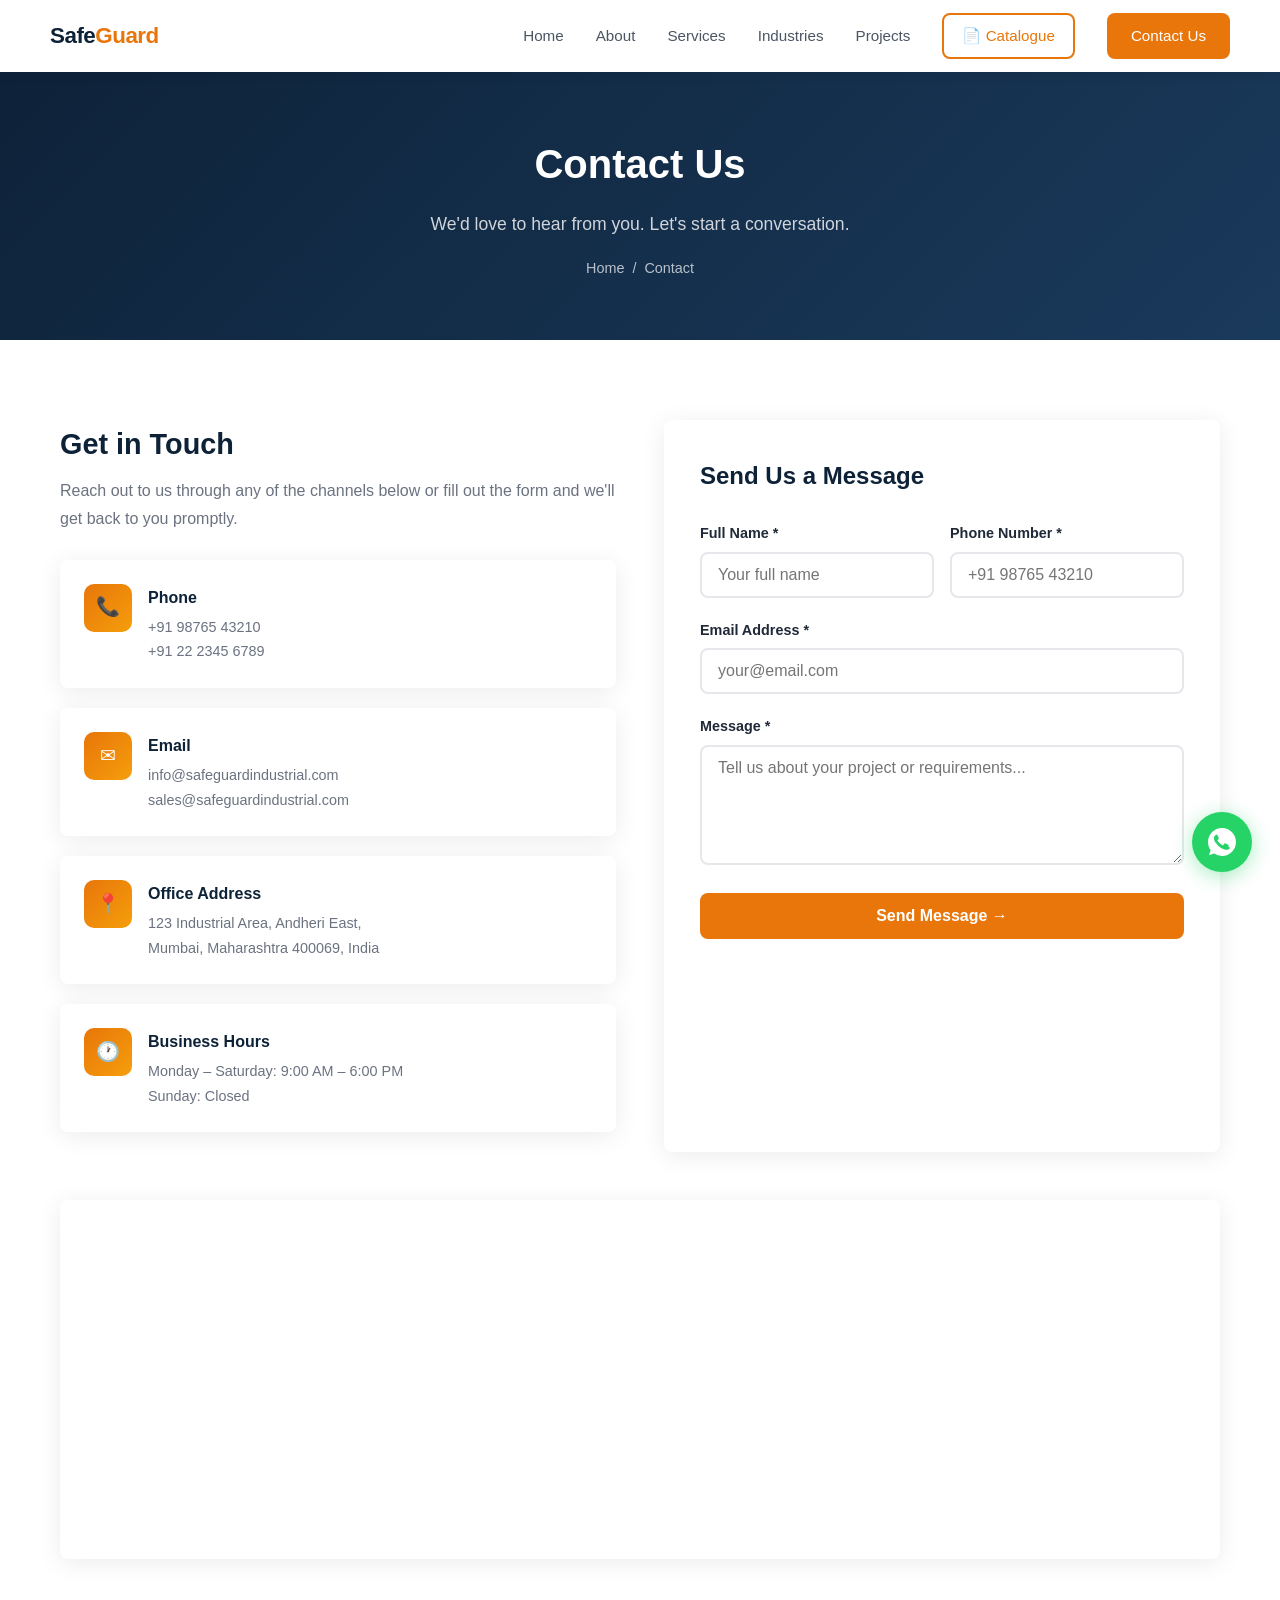
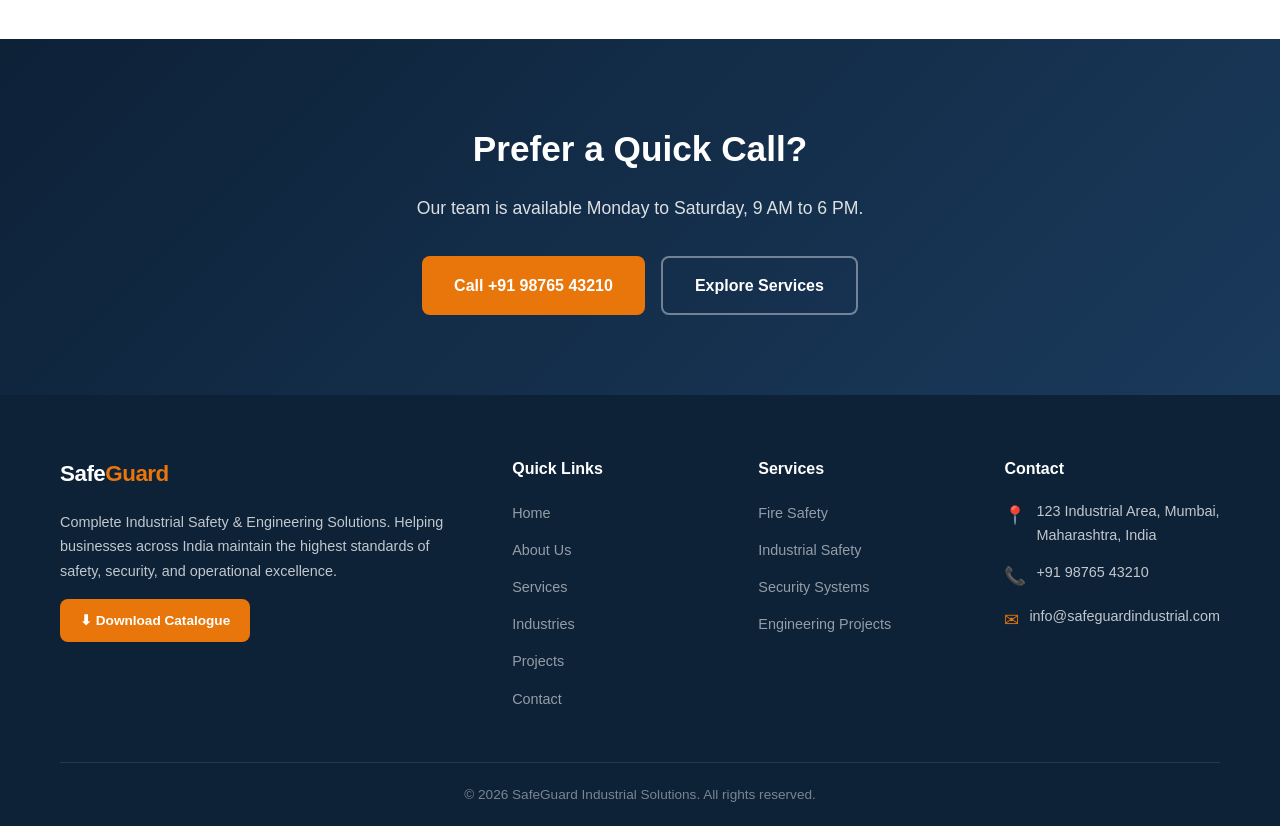
<file: contact.html>
<!DOCTYPE html>
<html lang="en">
<head>
  <meta charset="UTF-8">
  <meta name="viewport" content="width=device-width, initial-scale=1.0">
  <title>Contact Us | SafeGuard Industrial Solutions</title>
  <meta name="description" content="Get in touch with SafeGuard Industrial Solutions for a free consultation, quote, or to discuss your industrial safety and engineering project requirements.">
  <link rel="icon" type="image/png" sizes="32x32" href="images/favicon-32x32.png">
  <link rel="icon" type="image/png" sizes="16x16" href="images/favicon-16x16.png">
  <link rel="apple-touch-icon" sizes="180x180" href="images/apple-touch-icon.png">
  <meta property="og:title" content="Contact Us | SafeGuard Industrial Solutions">
  <meta property="og:description" content="Get in touch for a free consultation, quote, or to discuss your industrial safety and engineering project requirements.">
  <meta property="og:image" content="https://www.yourwebsite.com/images/og-image.jpg">
  <meta property="og:url" content="https://www.yourwebsite.com/contact.html">
  <meta property="og:type" content="website">
  <link rel="stylesheet" href="css/styles.css">
</head>
<body>

  <!-- ===== HEADER ===== -->
  <header class="header">
    <div class="container">
      <a href="index.html" class="logo">Safe<span>Guard</span></a>
      <!-- <a href="index.html"><img src="images/logo.png" alt="SafeGuard Industrial Solutions" class="logo-img"></a> -->
      <nav class="nav-links">
        <a href="index.html">Home</a>
        <a href="about.html">About</a>
        <a href="services.html">Services</a>
        <a href="industries.html">Industries</a>
        <a href="projects.html">Projects</a>
        <a href="documents/catalogue.pdf" target="_blank" rel="noopener noreferrer" class="nav-catalogue">&#128196; Catalogue</a>
        <a href="contact.html" class="nav-cta">Contact Us</a>
      </nav>
      <button class="menu-toggle" aria-label="Toggle menu">
        <span></span><span></span><span></span>
      </button>
    </div>
  </header>

  <!-- ===== PAGE BANNER ===== -->
  <section class="page-banner">
    <h1>Contact Us</h1>
    <p>We'd love to hear from you. Let's start a conversation.</p>
    <div class="breadcrumb">
      <a href="index.html">Home</a> <span>/</span> <span>Contact</span>
    </div>
  </section>

  <!-- ===== CONTACT SECTION ===== -->
  <section class="section">
    <div class="container">
      <div class="contact-grid">
        <!-- Contact Info -->
        <div class="fade-in">
          <h2 style="font-size: 1.8rem; color: var(--primary); margin-bottom: 8px;">Get in Touch</h2>
          <p style="color: var(--gray); margin-bottom: 28px;">Reach out to us through any of the channels below or fill out the form and we'll get back to you promptly.</p>

          <div class="contact-info-card">
            <div class="icon">&#128222;</div>
            <div>
              <h3>Phone</h3>
              <p>+91 98765 43210</p>
              <p>+91 22 2345 6789</p>
            </div>
          </div>

          <div class="contact-info-card">
            <div class="icon">&#9993;</div>
            <div>
              <h3>Email</h3>
              <p>info@safeguardindustrial.com</p>
              <p>sales@safeguardindustrial.com</p>
            </div>
          </div>

          <div class="contact-info-card">
            <div class="icon">&#128205;</div>
            <div>
              <h3>Office Address</h3>
              <p>123 Industrial Area, Andheri East,<br>Mumbai, Maharashtra 400069, India</p>
            </div>
          </div>

          <div class="contact-info-card">
            <div class="icon">&#128336;</div>
            <div>
              <h3>Business Hours</h3>
              <p>Monday – Saturday: 9:00 AM – 6:00 PM</p>
              <p>Sunday: Closed</p>
            </div>
          </div>
        </div>

        <!-- Contact Form -->
        <div class="contact-form fade-in">
          <h2>Send Us a Message</h2>
          <form id="contactForm" action="https://formspree.io/f/mojbyzaz" method="POST">
            <div class="form-row">
              <div class="form-group">
                <label for="name">Full Name *</label>
                <input type="text" id="name" name="name" placeholder="Your full name" required>
              </div>
              <div class="form-group">
                <label for="phone">Phone Number *</label>
                <input type="tel" id="phone" name="phone" placeholder="+91 98765 43210" required>
              </div>
            </div>
            <div class="form-group">
              <label for="email">Email Address *</label>
              <input type="email" id="email" name="email" placeholder="your@email.com" required>
            </div>
            <div class="form-group">
              <label for="message">Message *</label>
              <textarea id="message" name="message" placeholder="Tell us about your project or requirements..." required></textarea>
            </div>
            <!-- Honeypot field for spam protection -->
            <input type="text" name="_gotcha" style="display:none">
            <button type="submit" class="btn btn-primary" style="width: 100%; justify-content: center;">Send Message &#8594;</button>
          </form>
          <div id="formSuccess" class="form-success">
            &#10004; Thank you! Your message has been sent successfully. We'll get back to you shortly.
          </div>
        </div>
      </div>

      <!-- Google Maps -->
      <div class="map-container fade-in">
        <iframe src="https://www.google.com/maps/embed?pb=!1m18!1m12!1m3!1d241317.11609823277!2d72.74109995709657!3d19.08219783958164!2m3!1f0!2f0!3f0!3m2!1i1024!2i768!4f13.1!3m3!1m2!1s0x3be7c6306644edc1%3A0x5da4ed8f8d648c69!2sMumbai%2C%20Maharashtra!5e0!3m2!1sen!2sin!4v1680000000000!5m2!1sen!2sin" allowfullscreen="" loading="lazy" referrerpolicy="no-referrer-when-downgrade" title="SafeGuard Office Location"></iframe>
      </div>
    </div>
  </section>

  <!-- ===== CTA ===== -->
  <section class="cta-section">
    <div class="container fade-in">
      <h2>Prefer a Quick Call?</h2>
      <p>Our team is available Monday to Saturday, 9 AM to 6 PM.</p>
      <div class="cta-buttons">
        <a href="tel:+919876543210" class="btn btn-primary">Call +91 98765 43210</a>
        <a href="services.html" class="btn btn-outline">Explore Services</a>
      </div>
    </div>
  </section>

  <!-- ===== FOOTER ===== -->
  <footer class="footer">
    <div class="container">
      <div class="footer-grid">
        <div class="footer-about">
          <a href="index.html" class="logo">Safe<span>Guard</span></a>
          <!-- Uncomment below and remove text logo above when your logo image is ready -->
          <!-- <a href="index.html"><img src="images/logo.png" alt="SafeGuard Industrial Solutions" class="logo-img"></a> -->
          <p>Complete Industrial Safety &amp; Engineering Solutions. Helping businesses across India maintain the highest standards of safety, security, and operational excellence.</p>
          <a href="documents/catalogue.pdf" download class="footer-catalogue">&#11015; Download Catalogue</a>
        </div>
        <div>
          <h4>Quick Links</h4>
          <ul>
            <li><a href="index.html">Home</a></li>
            <li><a href="about.html">About Us</a></li>
            <li><a href="services.html">Services</a></li>
            <li><a href="industries.html">Industries</a></li>
            <li><a href="projects.html">Projects</a></li>
            <li><a href="contact.html">Contact</a></li>
          </ul>
        </div>
        <div>
          <h4>Services</h4>
          <ul>
            <li><a href="fire-safety.html">Fire Safety</a></li>
            <li><a href="industrial-safety.html">Industrial Safety</a></li>
            <li><a href="security-systems.html">Security Systems</a></li>
            <li><a href="mep-services.html">Engineering Projects</a></li>
          </ul>
        </div>
        <div>
          <h4>Contact</h4>
          <div class="footer-contact-item">
            <span class="icon">&#128205;</span>
            <span>123 Industrial Area, Mumbai, Maharashtra, India</span>
          </div>
          <div class="footer-contact-item">
            <span class="icon">&#128222;</span>
            <span>+91 98765 43210</span>
          </div>
          <div class="footer-contact-item">
            <span class="icon">&#9993;</span>
            <span>info@safeguardindustrial.com</span>
          </div>
        </div>
      </div>
      <div class="footer-bottom">
        &copy; 2026 SafeGuard Industrial Solutions. All rights reserved.
      </div>
    </div>
  </footer>

  <script src="js/main.js"></script>
</body>
</html>
</file>
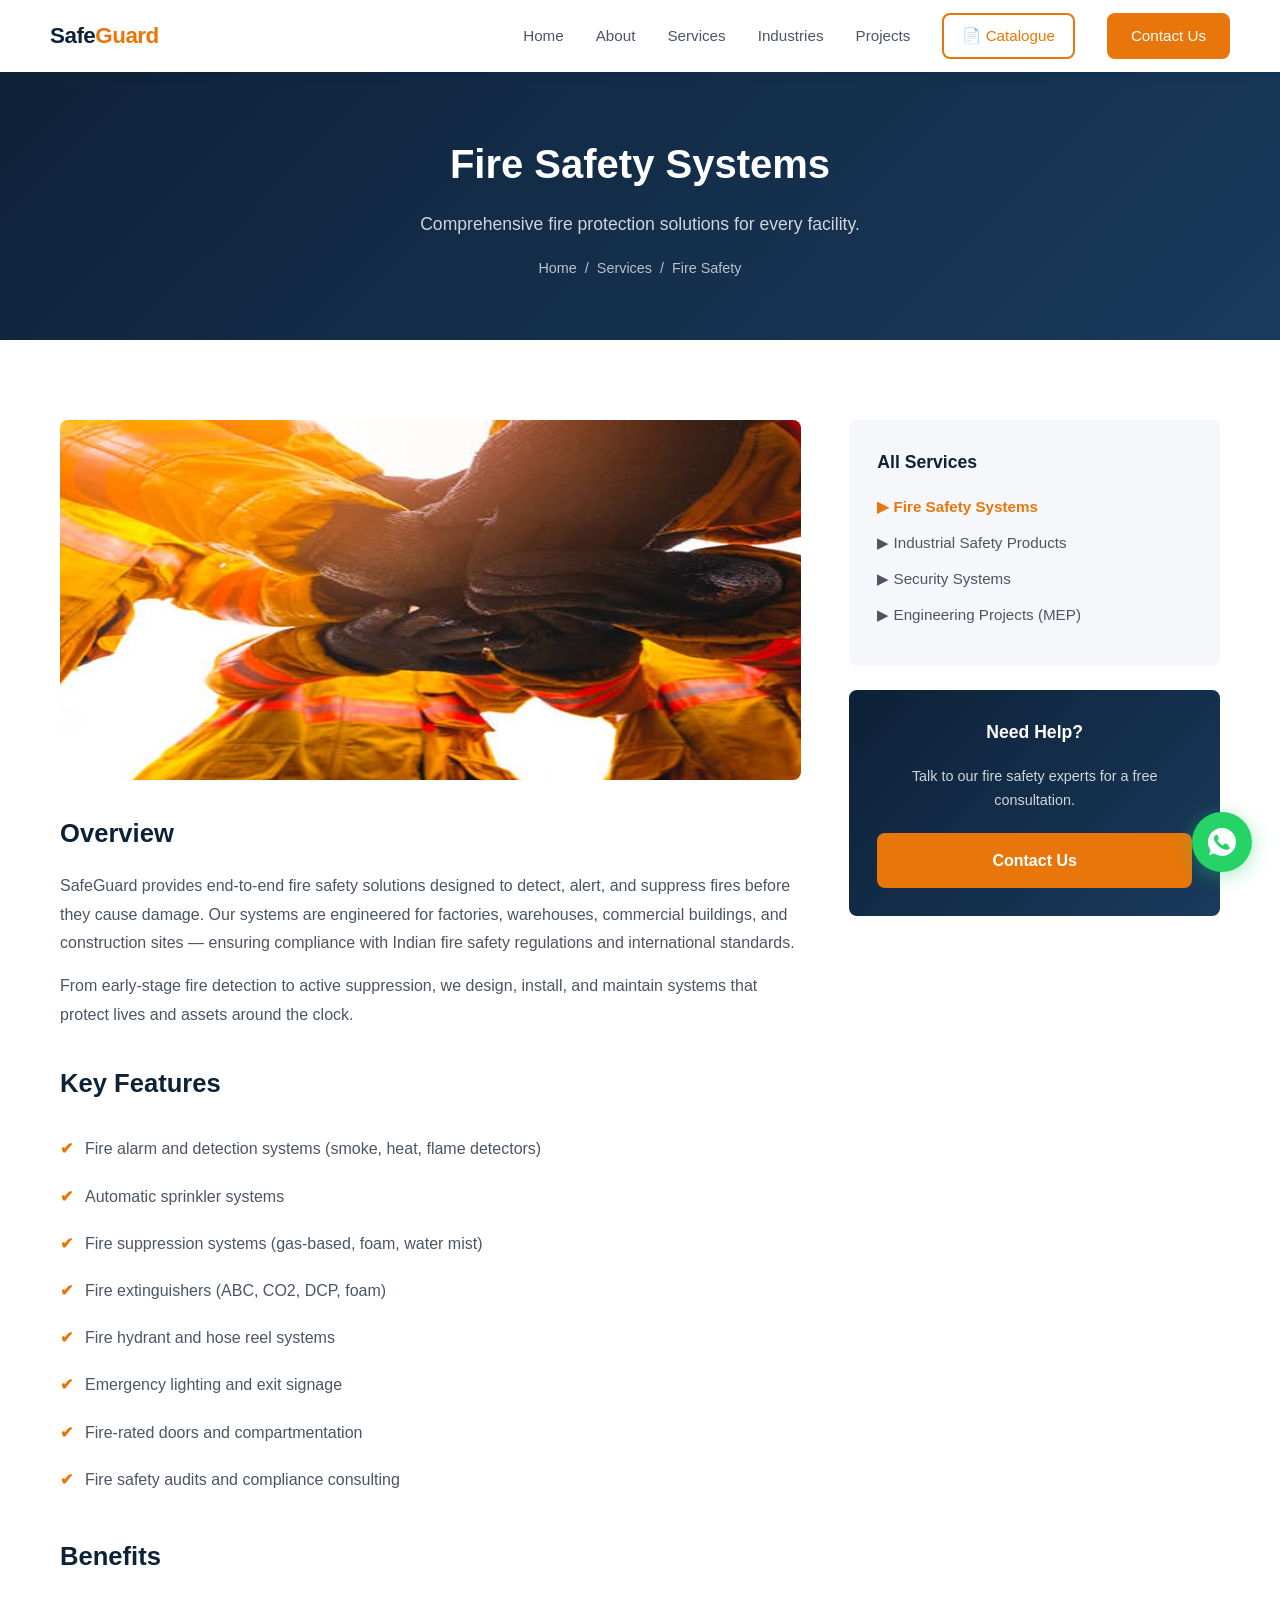
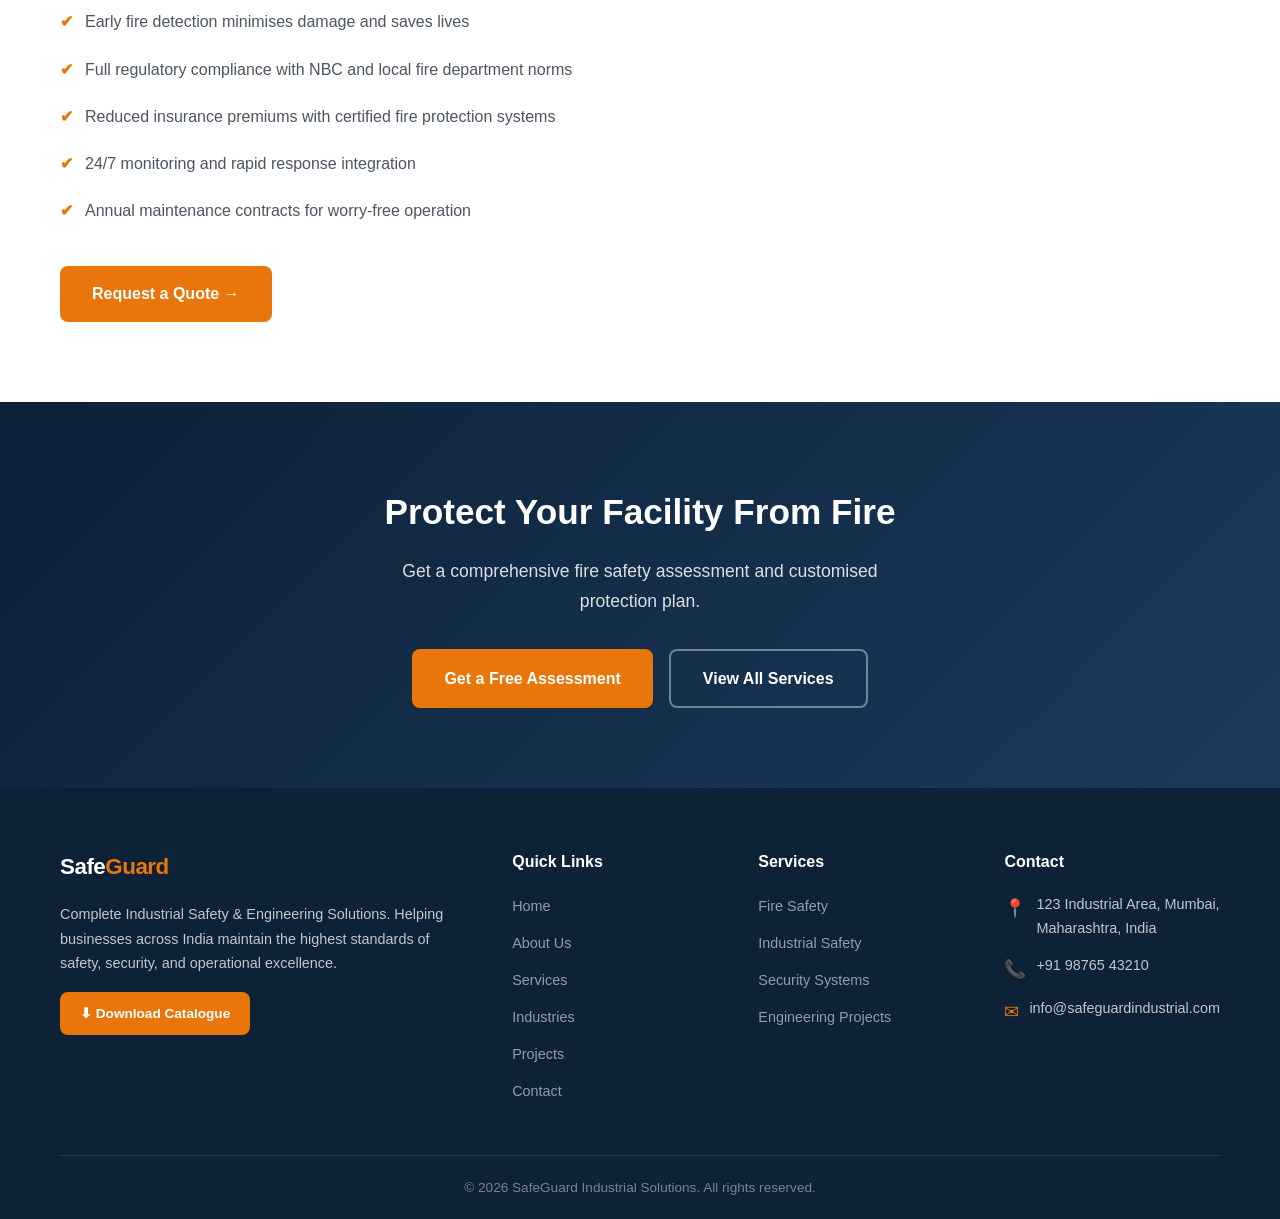
<file: fire-safety.html>
<!DOCTYPE html>
<html lang="en">
<head>
  <meta charset="UTF-8">
  <meta name="viewport" content="width=device-width, initial-scale=1.0">
  <title>Fire Safety Systems | SafeGuard Industrial Solutions</title>
  <meta name="description" content="Professional fire safety systems — fire alarms, sprinklers, suppression systems, extinguishers, and hydrant systems for industrial and commercial facilities.">
  <link rel="icon" type="image/png" sizes="32x32" href="images/favicon-32x32.png">
  <link rel="icon" type="image/png" sizes="16x16" href="images/favicon-16x16.png">
  <link rel="apple-touch-icon" sizes="180x180" href="images/apple-touch-icon.png">
  <meta property="og:title" content="Fire Safety Systems | SafeGuard Industrial Solutions">
  <meta property="og:description" content="Fire alarms, sprinklers, suppression systems, extinguishers, and hydrant systems for industrial and commercial facilities.">
  <meta property="og:image" content="https://www.yourwebsite.com/images/og-image.jpg">
  <meta property="og:url" content="https://www.yourwebsite.com/fire-safety.html">
  <meta property="og:type" content="website">
  <link rel="stylesheet" href="css/styles.css">
</head>
<body>

  <!-- ===== HEADER ===== -->
  <header class="header">
    <div class="container">
      <a href="index.html" class="logo">Safe<span>Guard</span></a>
      <!-- <a href="index.html"><img src="images/logo.png" alt="SafeGuard Industrial Solutions" class="logo-img"></a> -->
      <nav class="nav-links">
        <a href="index.html">Home</a>
        <a href="about.html">About</a>
        <a href="services.html">Services</a>
        <a href="industries.html">Industries</a>
        <a href="projects.html">Projects</a>
        <a href="documents/catalogue.pdf" target="_blank" rel="noopener noreferrer" class="nav-catalogue">&#128196; Catalogue</a>
        <a href="contact.html" class="nav-cta">Contact Us</a>
      </nav>
      <button class="menu-toggle" aria-label="Toggle menu">
        <span></span><span></span><span></span>
      </button>
    </div>
  </header>

  <!-- ===== PAGE BANNER ===== -->
  <section class="page-banner">
    <h1>Fire Safety Systems</h1>
    <p>Comprehensive fire protection solutions for every facility.</p>
    <div class="breadcrumb">
      <a href="index.html">Home</a> <span>/</span> <a href="services.html">Services</a> <span>/</span> <span>Fire Safety</span>
    </div>
  </section>

  <!-- ===== SERVICE DETAIL ===== -->
  <section class="section">
    <div class="container">
      <div class="service-detail-content">
        <div class="service-detail-main fade-in">
          <img src="images/service-fire-safety-hero.jpg" alt="Fire safety system installation in industrial facility" class="service-hero-img">
          <h2>Overview</h2>
          <p>SafeGuard provides end-to-end fire safety solutions designed to detect, alert, and suppress fires before they cause damage. Our systems are engineered for factories, warehouses, commercial buildings, and construction sites — ensuring compliance with Indian fire safety regulations and international standards.</p>
          <p>From early-stage fire detection to active suppression, we design, install, and maintain systems that protect lives and assets around the clock.</p>

          <h2>Key Features</h2>
          <ul class="feature-list">
            <li><span class="check">&#10004;</span> Fire alarm and detection systems (smoke, heat, flame detectors)</li>
            <li><span class="check">&#10004;</span> Automatic sprinkler systems</li>
            <li><span class="check">&#10004;</span> Fire suppression systems (gas-based, foam, water mist)</li>
            <li><span class="check">&#10004;</span> Fire extinguishers (ABC, CO2, DCP, foam)</li>
            <li><span class="check">&#10004;</span> Fire hydrant and hose reel systems</li>
            <li><span class="check">&#10004;</span> Emergency lighting and exit signage</li>
            <li><span class="check">&#10004;</span> Fire-rated doors and compartmentation</li>
            <li><span class="check">&#10004;</span> Fire safety audits and compliance consulting</li>
          </ul>

          <h2>Benefits</h2>
          <ul class="feature-list">
            <li><span class="check">&#10004;</span> Early fire detection minimises damage and saves lives</li>
            <li><span class="check">&#10004;</span> Full regulatory compliance with NBC and local fire department norms</li>
            <li><span class="check">&#10004;</span> Reduced insurance premiums with certified fire protection systems</li>
            <li><span class="check">&#10004;</span> 24/7 monitoring and rapid response integration</li>
            <li><span class="check">&#10004;</span> Annual maintenance contracts for worry-free operation</li>
          </ul>

          <div style="margin-top: 32px;">
            <a href="contact.html" class="btn btn-primary">Request a Quote &#8594;</a>
          </div>
        </div>

        <aside class="service-sidebar">
          <div class="sidebar-card">
            <h3>All Services</h3>
            <ul>
              <li><a href="fire-safety.html" class="active">&#9654; Fire Safety Systems</a></li>
              <li><a href="industrial-safety.html">&#9654; Industrial Safety Products</a></li>
              <li><a href="security-systems.html">&#9654; Security Systems</a></li>
              <li><a href="mep-services.html">&#9654; Engineering Projects (MEP)</a></li>
            </ul>
          </div>
          <div class="sidebar-card sidebar-cta">
            <h3>Need Help?</h3>
            <p>Talk to our fire safety experts for a free consultation.</p>
            <a href="contact.html" class="btn btn-primary" style="width: 100%; justify-content: center;">Contact Us</a>
          </div>
        </aside>
      </div>
    </div>
  </section>

  <!-- ===== CTA ===== -->
  <section class="cta-section">
    <div class="container fade-in">
      <h2>Protect Your Facility From Fire</h2>
      <p>Get a comprehensive fire safety assessment and customised protection plan.</p>
      <div class="cta-buttons">
        <a href="contact.html" class="btn btn-primary">Get a Free Assessment</a>
        <a href="services.html" class="btn btn-outline">View All Services</a>
      </div>
    </div>
  </section>

  <!-- ===== FOOTER ===== -->
  <footer class="footer">
    <div class="container">
      <div class="footer-grid">
        <div class="footer-about">
          <a href="index.html" class="logo">Safe<span>Guard</span></a>
          <!-- Uncomment below and remove text logo above when your logo image is ready -->
          <!-- <a href="index.html"><img src="images/logo.png" alt="SafeGuard Industrial Solutions" class="logo-img"></a> -->
          <p>Complete Industrial Safety &amp; Engineering Solutions. Helping businesses across India maintain the highest standards of safety, security, and operational excellence.</p>
          <a href="documents/catalogue.pdf" download class="footer-catalogue">&#11015; Download Catalogue</a>
        </div>
        <div>
          <h4>Quick Links</h4>
          <ul>
            <li><a href="index.html">Home</a></li>
            <li><a href="about.html">About Us</a></li>
            <li><a href="services.html">Services</a></li>
            <li><a href="industries.html">Industries</a></li>
            <li><a href="projects.html">Projects</a></li>
            <li><a href="contact.html">Contact</a></li>
          </ul>
        </div>
        <div>
          <h4>Services</h4>
          <ul>
            <li><a href="fire-safety.html">Fire Safety</a></li>
            <li><a href="industrial-safety.html">Industrial Safety</a></li>
            <li><a href="security-systems.html">Security Systems</a></li>
            <li><a href="mep-services.html">Engineering Projects</a></li>
          </ul>
        </div>
        <div>
          <h4>Contact</h4>
          <div class="footer-contact-item">
            <span class="icon">&#128205;</span>
            <span>123 Industrial Area, Mumbai, Maharashtra, India</span>
          </div>
          <div class="footer-contact-item">
            <span class="icon">&#128222;</span>
            <span>+91 98765 43210</span>
          </div>
          <div class="footer-contact-item">
            <span class="icon">&#9993;</span>
            <span>info@safeguardindustrial.com</span>
          </div>
        </div>
      </div>
      <div class="footer-bottom">
        &copy; 2026 SafeGuard Industrial Solutions. All rights reserved.
      </div>
    </div>
  </footer>

  <script src="js/main.js"></script>
</body>
</html>
</file>
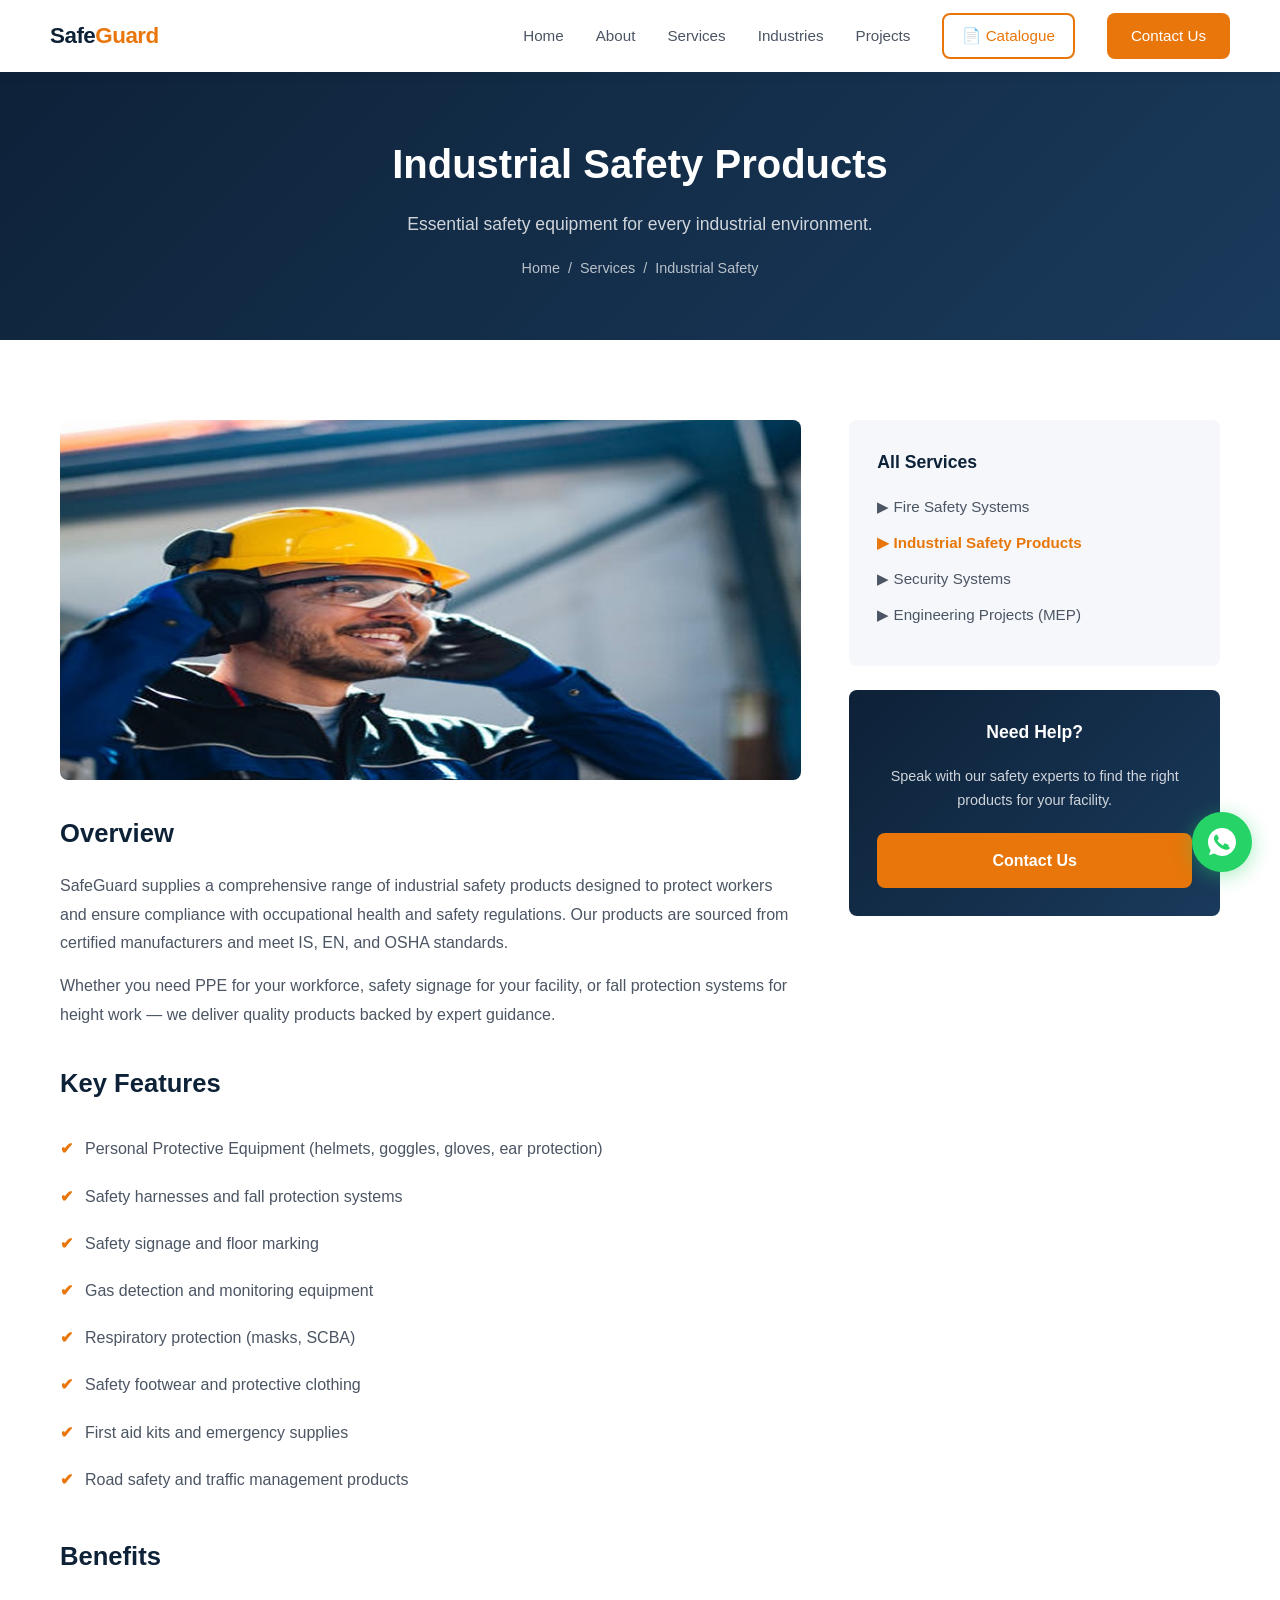
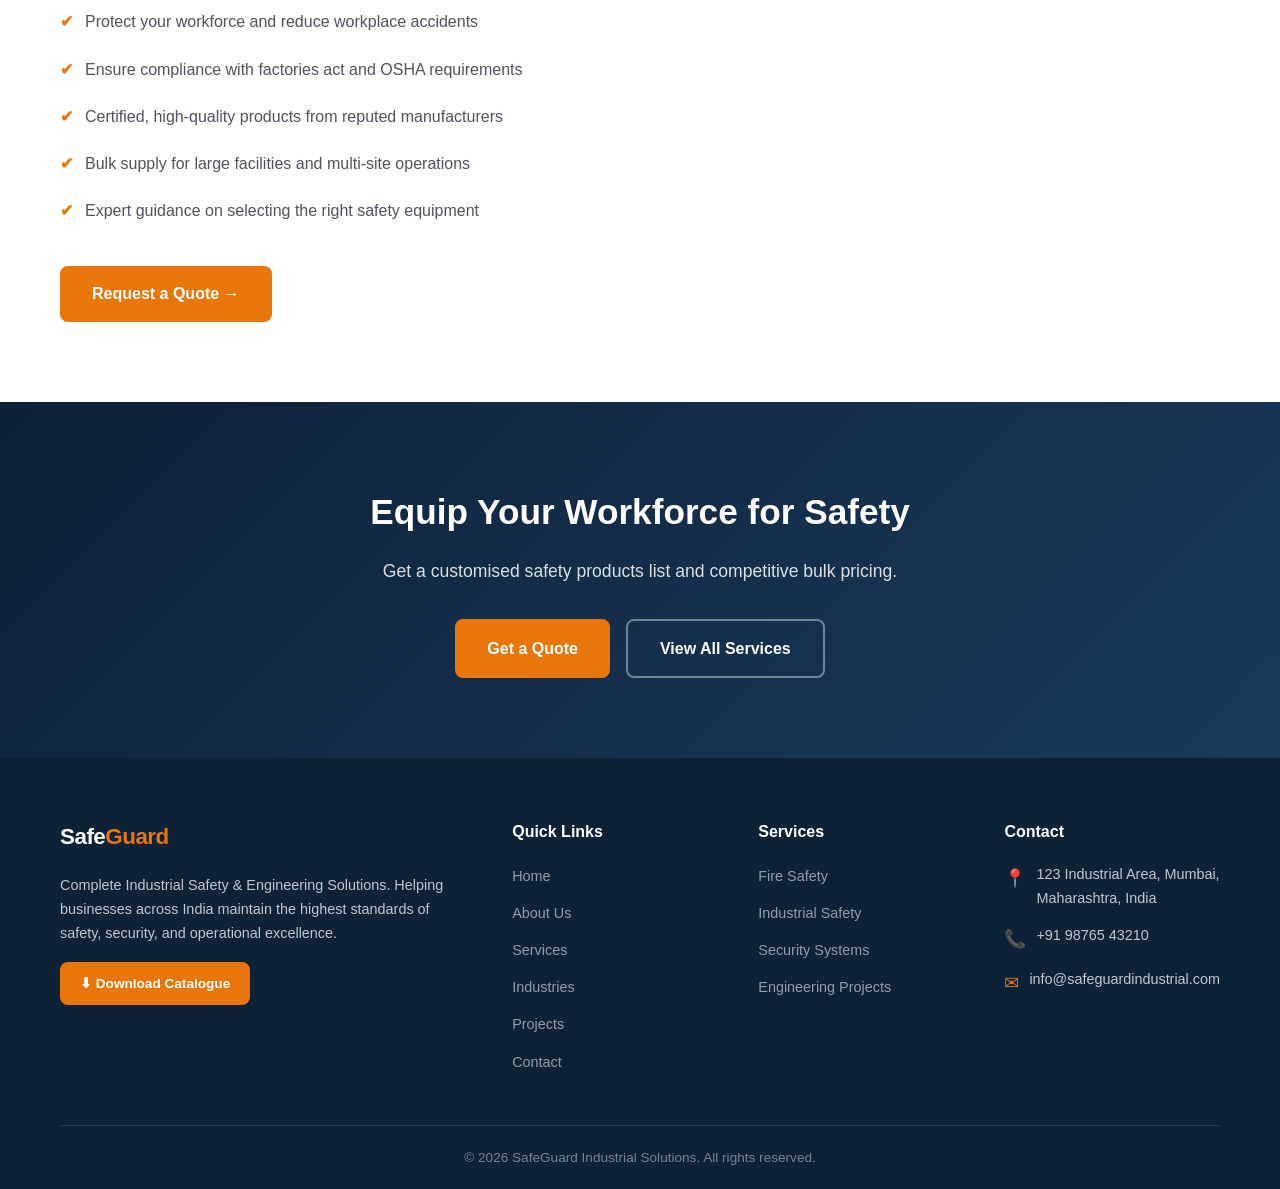
<file: industrial-safety.html>
<!DOCTYPE html>
<html lang="en">
<head>
  <meta charset="UTF-8">
  <meta name="viewport" content="width=device-width, initial-scale=1.0">
  <title>Industrial Safety Products | SafeGuard Industrial Solutions</title>
  <meta name="description" content="Quality industrial safety products including PPE, safety signage, fall protection, gas detection, and essential safety equipment for hazardous work environments.">
  <link rel="icon" type="image/png" sizes="32x32" href="images/favicon-32x32.png">
  <link rel="icon" type="image/png" sizes="16x16" href="images/favicon-16x16.png">
  <link rel="apple-touch-icon" sizes="180x180" href="images/apple-touch-icon.png">
  <meta property="og:title" content="Industrial Safety Products | SafeGuard Industrial Solutions">
  <meta property="og:description" content="PPE, safety signage, fall protection, gas detection, and essential safety equipment for hazardous work environments.">
  <meta property="og:image" content="https://www.yourwebsite.com/images/og-image.jpg">
  <meta property="og:url" content="https://www.yourwebsite.com/industrial-safety.html">
  <meta property="og:type" content="website">
  <link rel="stylesheet" href="css/styles.css">
</head>
<body>

  <!-- ===== HEADER ===== -->
  <header class="header">
    <div class="container">
      <a href="index.html" class="logo">Safe<span>Guard</span></a>
      <!-- <a href="index.html"><img src="images/logo.png" alt="SafeGuard Industrial Solutions" class="logo-img"></a> -->
      <nav class="nav-links">
        <a href="index.html">Home</a>
        <a href="about.html">About</a>
        <a href="services.html">Services</a>
        <a href="industries.html">Industries</a>
        <a href="projects.html">Projects</a>
        <a href="documents/catalogue.pdf" target="_blank" rel="noopener noreferrer" class="nav-catalogue">&#128196; Catalogue</a>
        <a href="contact.html" class="nav-cta">Contact Us</a>
      </nav>
      <button class="menu-toggle" aria-label="Toggle menu">
        <span></span><span></span><span></span>
      </button>
    </div>
  </header>

  <!-- ===== PAGE BANNER ===== -->
  <section class="page-banner">
    <h1>Industrial Safety Products</h1>
    <p>Essential safety equipment for every industrial environment.</p>
    <div class="breadcrumb">
      <a href="index.html">Home</a> <span>/</span> <a href="services.html">Services</a> <span>/</span> <span>Industrial Safety</span>
    </div>
  </section>

  <!-- ===== SERVICE DETAIL ===== -->
  <section class="section">
    <div class="container">
      <div class="service-detail-content">
        <div class="service-detail-main fade-in">
          <img src="images/service-industrial-safety-hero.jpg" alt="Industrial safety equipment and PPE" class="service-hero-img">
          <h2>Overview</h2>
          <p>SafeGuard supplies a comprehensive range of industrial safety products designed to protect workers and ensure compliance with occupational health and safety regulations. Our products are sourced from certified manufacturers and meet IS, EN, and OSHA standards.</p>
          <p>Whether you need PPE for your workforce, safety signage for your facility, or fall protection systems for height work — we deliver quality products backed by expert guidance.</p>

          <h2>Key Features</h2>
          <ul class="feature-list">
            <li><span class="check">&#10004;</span> Personal Protective Equipment (helmets, goggles, gloves, ear protection)</li>
            <li><span class="check">&#10004;</span> Safety harnesses and fall protection systems</li>
            <li><span class="check">&#10004;</span> Safety signage and floor marking</li>
            <li><span class="check">&#10004;</span> Gas detection and monitoring equipment</li>
            <li><span class="check">&#10004;</span> Respiratory protection (masks, SCBA)</li>
            <li><span class="check">&#10004;</span> Safety footwear and protective clothing</li>
            <li><span class="check">&#10004;</span> First aid kits and emergency supplies</li>
            <li><span class="check">&#10004;</span> Road safety and traffic management products</li>
          </ul>

          <h2>Benefits</h2>
          <ul class="feature-list">
            <li><span class="check">&#10004;</span> Protect your workforce and reduce workplace accidents</li>
            <li><span class="check">&#10004;</span> Ensure compliance with factories act and OSHA requirements</li>
            <li><span class="check">&#10004;</span> Certified, high-quality products from reputed manufacturers</li>
            <li><span class="check">&#10004;</span> Bulk supply for large facilities and multi-site operations</li>
            <li><span class="check">&#10004;</span> Expert guidance on selecting the right safety equipment</li>
          </ul>

          <div style="margin-top: 32px;">
            <a href="contact.html" class="btn btn-primary">Request a Quote &#8594;</a>
          </div>
        </div>

        <aside class="service-sidebar">
          <div class="sidebar-card">
            <h3>All Services</h3>
            <ul>
              <li><a href="fire-safety.html">&#9654; Fire Safety Systems</a></li>
              <li><a href="industrial-safety.html" class="active">&#9654; Industrial Safety Products</a></li>
              <li><a href="security-systems.html">&#9654; Security Systems</a></li>
              <li><a href="mep-services.html">&#9654; Engineering Projects (MEP)</a></li>
            </ul>
          </div>
          <div class="sidebar-card sidebar-cta">
            <h3>Need Help?</h3>
            <p>Speak with our safety experts to find the right products for your facility.</p>
            <a href="contact.html" class="btn btn-primary" style="width: 100%; justify-content: center;">Contact Us</a>
          </div>
        </aside>
      </div>
    </div>
  </section>

  <!-- ===== CTA ===== -->
  <section class="cta-section">
    <div class="container fade-in">
      <h2>Equip Your Workforce for Safety</h2>
      <p>Get a customised safety products list and competitive bulk pricing.</p>
      <div class="cta-buttons">
        <a href="contact.html" class="btn btn-primary">Get a Quote</a>
        <a href="services.html" class="btn btn-outline">View All Services</a>
      </div>
    </div>
  </section>

  <!-- ===== FOOTER ===== -->
  <footer class="footer">
    <div class="container">
      <div class="footer-grid">
        <div class="footer-about">
          <a href="index.html" class="logo">Safe<span>Guard</span></a>
          <!-- Uncomment below and remove text logo above when your logo image is ready -->
          <!-- <a href="index.html"><img src="images/logo.png" alt="SafeGuard Industrial Solutions" class="logo-img"></a> -->
          <p>Complete Industrial Safety &amp; Engineering Solutions. Helping businesses across India maintain the highest standards of safety, security, and operational excellence.</p>
          <a href="documents/catalogue.pdf" download class="footer-catalogue">&#11015; Download Catalogue</a>
        </div>
        <div>
          <h4>Quick Links</h4>
          <ul>
            <li><a href="index.html">Home</a></li>
            <li><a href="about.html">About Us</a></li>
            <li><a href="services.html">Services</a></li>
            <li><a href="industries.html">Industries</a></li>
            <li><a href="projects.html">Projects</a></li>
            <li><a href="contact.html">Contact</a></li>
          </ul>
        </div>
        <div>
          <h4>Services</h4>
          <ul>
            <li><a href="fire-safety.html">Fire Safety</a></li>
            <li><a href="industrial-safety.html">Industrial Safety</a></li>
            <li><a href="security-systems.html">Security Systems</a></li>
            <li><a href="mep-services.html">Engineering Projects</a></li>
          </ul>
        </div>
        <div>
          <h4>Contact</h4>
          <div class="footer-contact-item">
            <span class="icon">&#128205;</span>
            <span>123 Industrial Area, Mumbai, Maharashtra, India</span>
          </div>
          <div class="footer-contact-item">
            <span class="icon">&#128222;</span>
            <span>+91 98765 43210</span>
          </div>
          <div class="footer-contact-item">
            <span class="icon">&#9993;</span>
            <span>info@safeguardindustrial.com</span>
          </div>
        </div>
      </div>
      <div class="footer-bottom">
        &copy; 2026 SafeGuard Industrial Solutions. All rights reserved.
      </div>
    </div>
  </footer>

  <script src="js/main.js"></script>
</body>
</html>
</file>
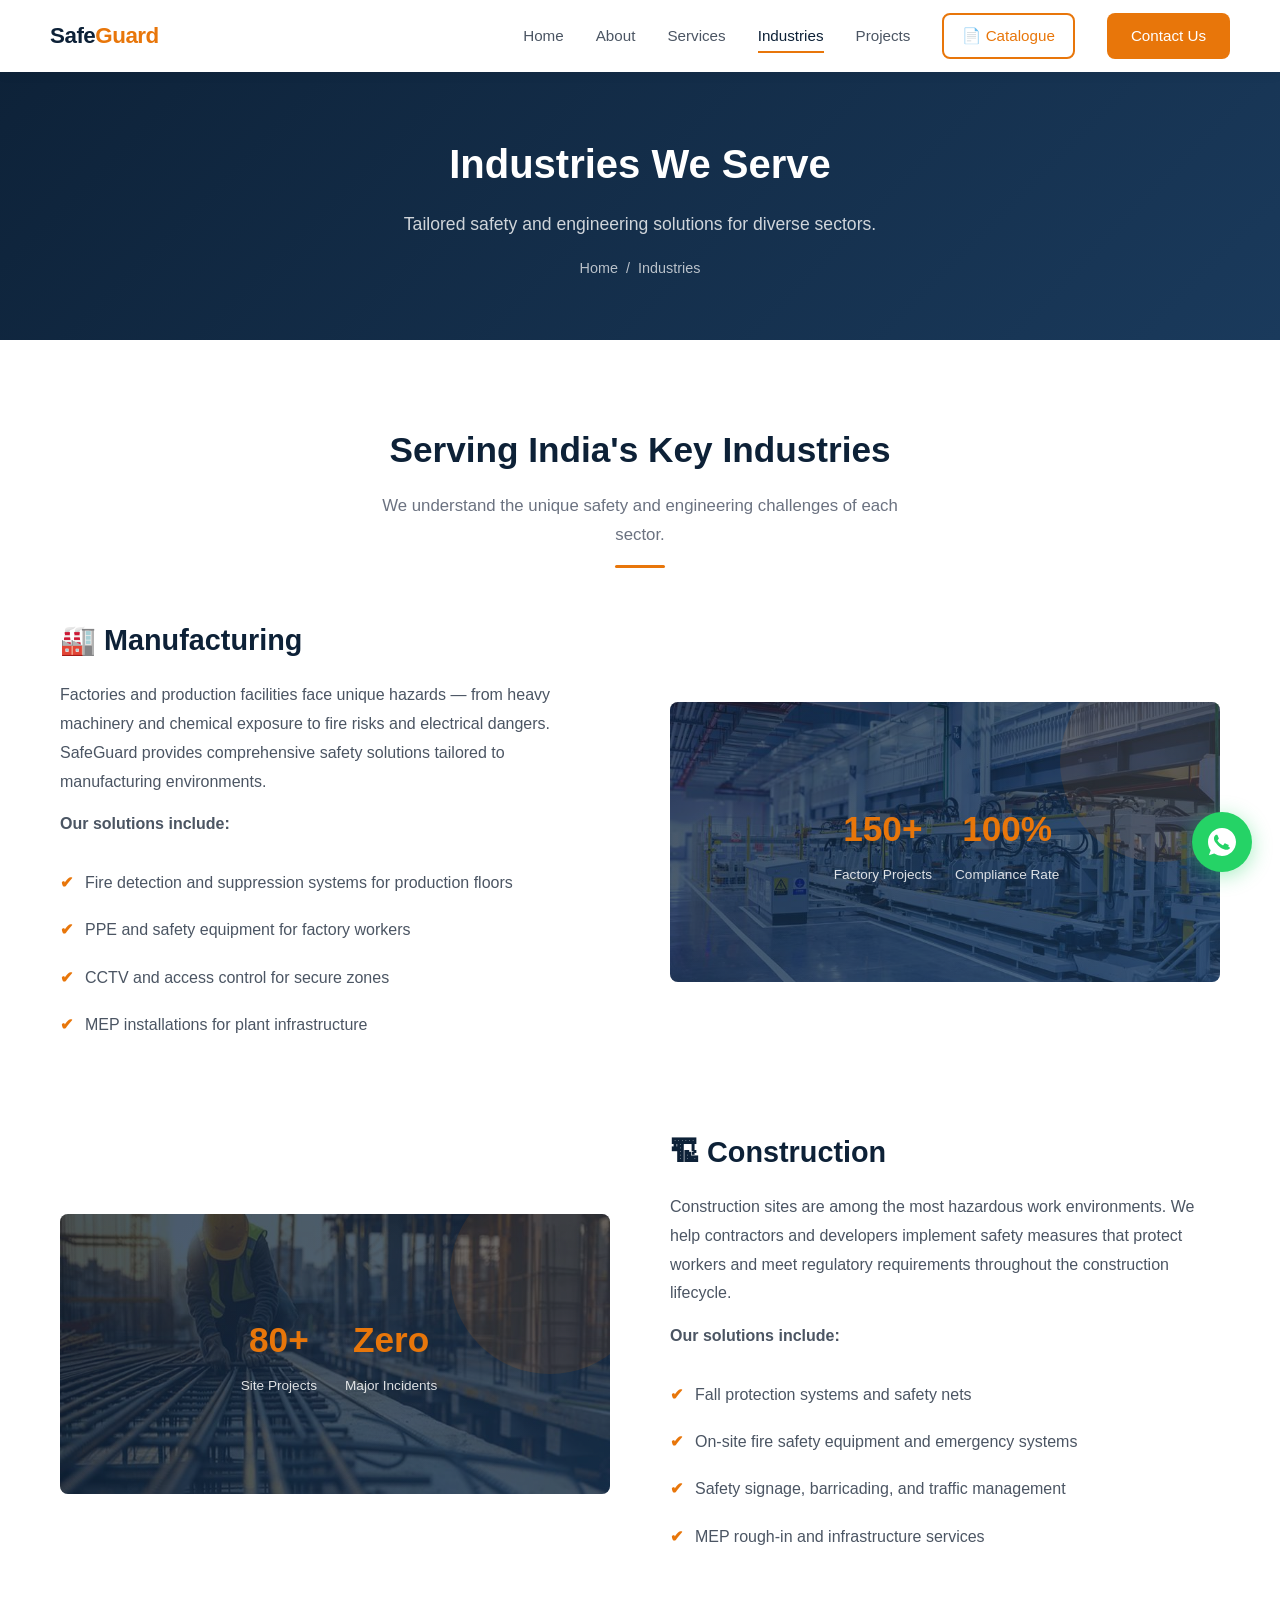
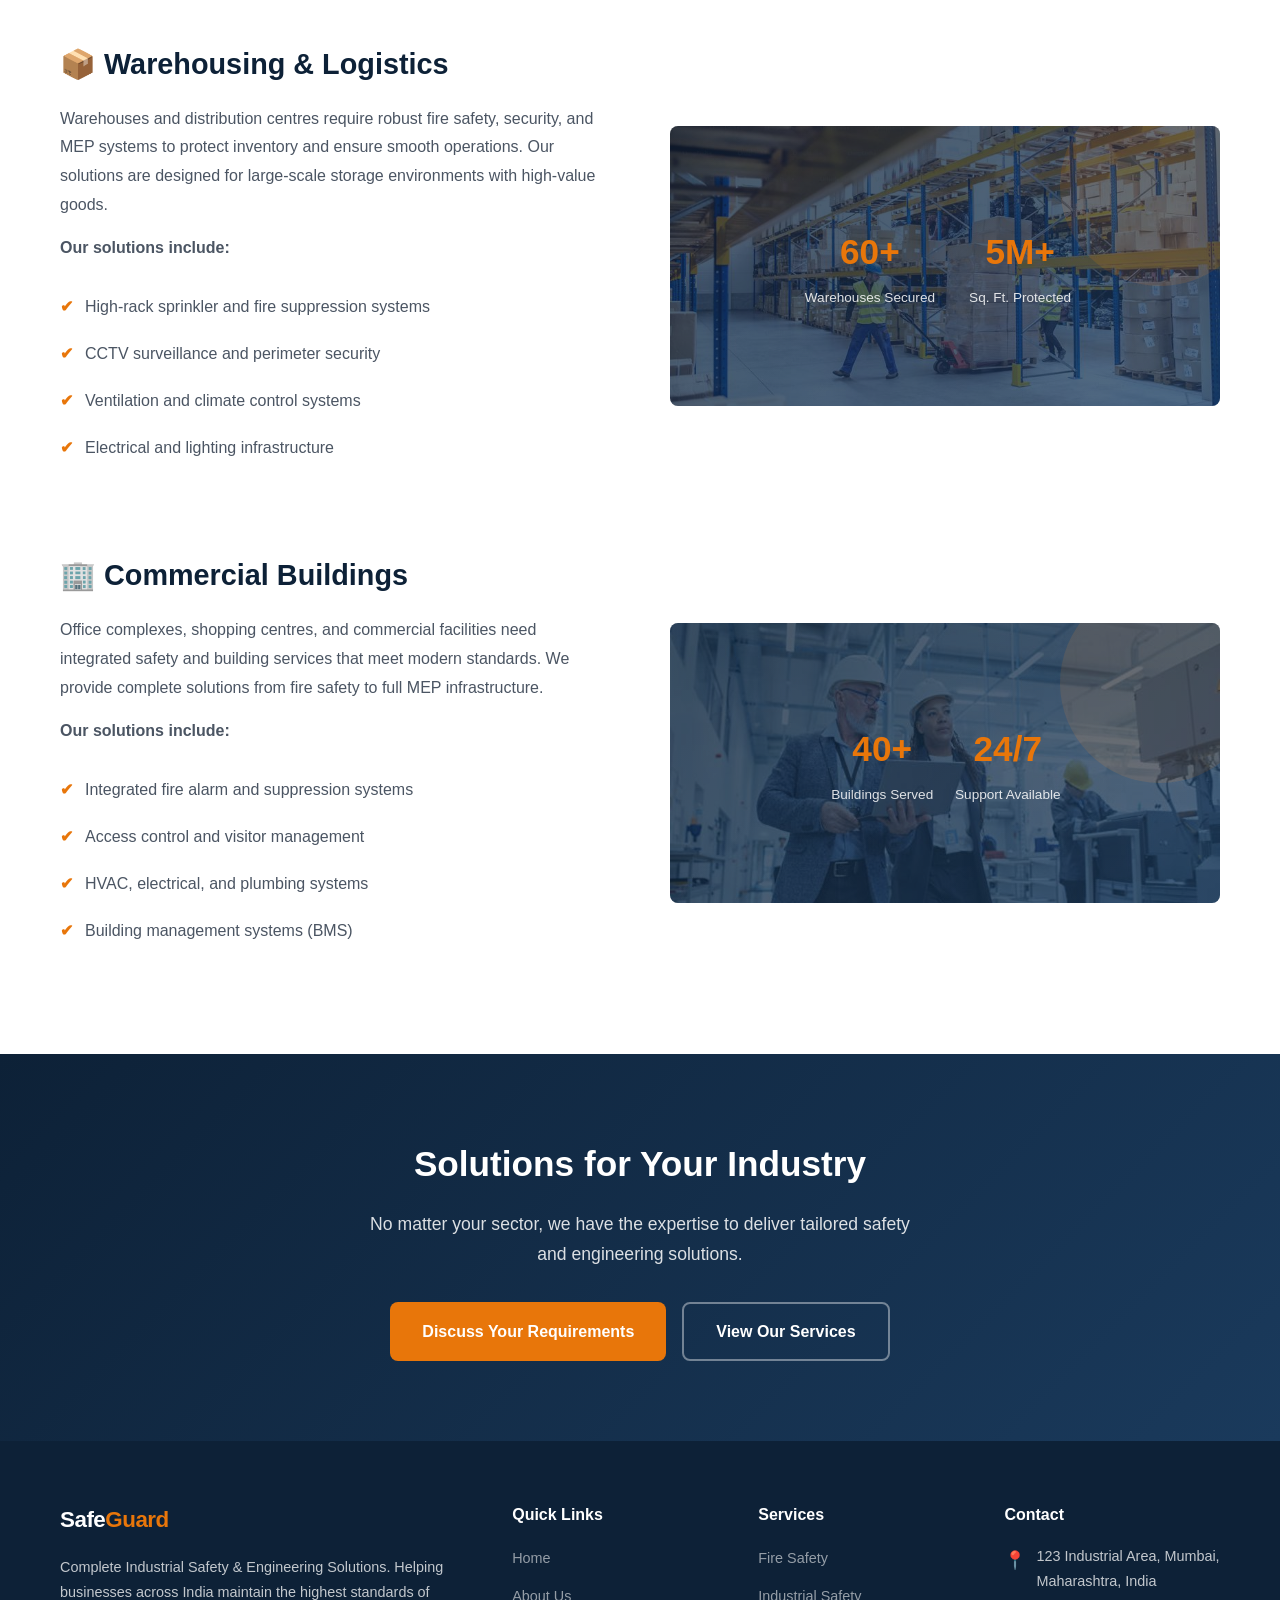
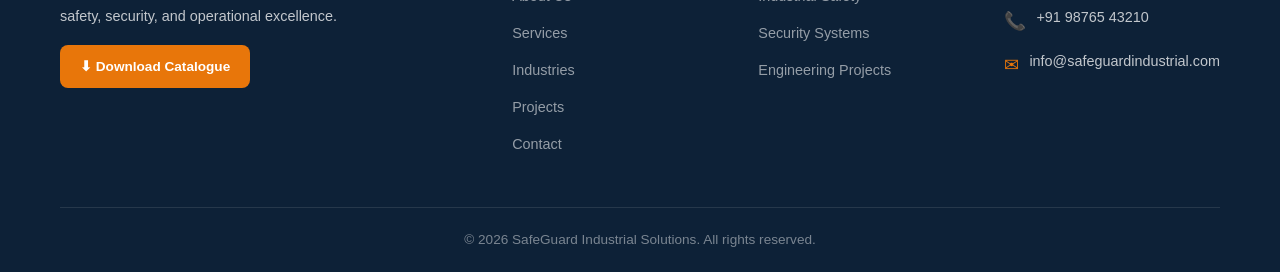
<file: industries.html>
<!DOCTYPE html>
<html lang="en">
<head>
  <meta charset="UTF-8">
  <meta name="viewport" content="width=device-width, initial-scale=1.0">
  <title>Industries We Serve | SafeGuard Industrial Solutions</title>
  <meta name="description" content="SafeGuard provides industrial safety and engineering solutions for manufacturing, construction, warehousing, and commercial buildings across India.">
  <link rel="icon" type="image/png" sizes="32x32" href="images/favicon-32x32.png">
  <link rel="icon" type="image/png" sizes="16x16" href="images/favicon-16x16.png">
  <link rel="apple-touch-icon" sizes="180x180" href="images/apple-touch-icon.png">
  <meta property="og:title" content="Industries We Serve | SafeGuard Industrial Solutions">
  <meta property="og:description" content="Industrial safety and engineering solutions for manufacturing, construction, warehousing, and commercial buildings.">
  <meta property="og:image" content="https://www.yourwebsite.com/images/og-image.jpg">
  <meta property="og:url" content="https://www.yourwebsite.com/industries.html">
  <meta property="og:type" content="website">
  <link rel="stylesheet" href="css/styles.css">
</head>
<body>

  <!-- ===== HEADER ===== -->
  <header class="header">
    <div class="container">
      <a href="index.html" class="logo">Safe<span>Guard</span></a>
      <!-- <a href="index.html"><img src="images/logo.png" alt="SafeGuard Industrial Solutions" class="logo-img"></a> -->
      <nav class="nav-links">
        <a href="index.html">Home</a>
        <a href="about.html">About</a>
        <a href="services.html">Services</a>
        <a href="industries.html">Industries</a>
        <a href="projects.html">Projects</a>
        <a href="documents/catalogue.pdf" target="_blank" rel="noopener noreferrer" class="nav-catalogue">&#128196; Catalogue</a>
        <a href="contact.html" class="nav-cta">Contact Us</a>
      </nav>
      <button class="menu-toggle" aria-label="Toggle menu">
        <span></span><span></span><span></span>
      </button>
    </div>
  </header>

  <!-- ===== PAGE BANNER ===== -->
  <section class="page-banner">
    <h1>Industries We Serve</h1>
    <p>Tailored safety and engineering solutions for diverse sectors.</p>
    <div class="breadcrumb">
      <a href="index.html">Home</a> <span>/</span> <span>Industries</span>
    </div>
  </section>

  <!-- ===== INDUSTRIES DETAIL ===== -->
  <section class="section">
    <div class="container">
      <div class="section-title fade-in">
        <h2>Serving India's Key Industries</h2>
        <p>We understand the unique safety and engineering challenges of each sector.</p>
        <div class="accent-line"></div>
      </div>

      <!-- Manufacturing -->
      <div class="about-content" style="margin-bottom: 60px;">
        <div class="about-text fade-in">
          <h2>&#127981; Manufacturing</h2>
          <p>Factories and production facilities face unique hazards — from heavy machinery and chemical exposure to fire risks and electrical dangers. SafeGuard provides comprehensive safety solutions tailored to manufacturing environments.</p>
          <p><strong>Our solutions include:</strong></p>
          <ul class="feature-list">
            <li><span class="check">&#10004;</span> Fire detection and suppression systems for production floors</li>
            <li><span class="check">&#10004;</span> PPE and safety equipment for factory workers</li>
            <li><span class="check">&#10004;</span> CCTV and access control for secure zones</li>
            <li><span class="check">&#10004;</span> MEP installations for plant infrastructure</li>
          </ul>
        </div>
        <div class="about-preview-image fade-in" style="min-height: 280px;">
          <img src="images/industry-manufacturing.jpg" alt="Manufacturing facility">
          <div class="about-stats">
            <div class="stat-item">
              <div class="number">150+</div>
              <div class="label">Factory Projects</div>
            </div>
            <div class="stat-item">
              <div class="number">100%</div>
              <div class="label">Compliance Rate</div>
            </div>
          </div>
        </div>
      </div>

      <!-- Construction -->
      <div class="about-content" style="margin-bottom: 60px; direction: rtl;">
        <div class="about-text fade-in" style="direction: ltr;">
          <h2>&#127959; Construction</h2>
          <p>Construction sites are among the most hazardous work environments. We help contractors and developers implement safety measures that protect workers and meet regulatory requirements throughout the construction lifecycle.</p>
          <p><strong>Our solutions include:</strong></p>
          <ul class="feature-list">
            <li><span class="check">&#10004;</span> Fall protection systems and safety nets</li>
            <li><span class="check">&#10004;</span> On-site fire safety equipment and emergency systems</li>
            <li><span class="check">&#10004;</span> Safety signage, barricading, and traffic management</li>
            <li><span class="check">&#10004;</span> MEP rough-in and infrastructure services</li>
          </ul>
        </div>
        <div class="about-preview-image fade-in" style="min-height: 280px; direction: ltr;">
          <img src="images/industry-construction.jpg" alt="Construction site">
          <div class="about-stats">
            <div class="stat-item">
              <div class="number">80+</div>
              <div class="label">Site Projects</div>
            </div>
            <div class="stat-item">
              <div class="number">Zero</div>
              <div class="label">Major Incidents</div>
            </div>
          </div>
        </div>
      </div>

      <!-- Warehousing -->
      <div class="about-content" style="margin-bottom: 60px;">
        <div class="about-text fade-in">
          <h2>&#128230; Warehousing &amp; Logistics</h2>
          <p>Warehouses and distribution centres require robust fire safety, security, and MEP systems to protect inventory and ensure smooth operations. Our solutions are designed for large-scale storage environments with high-value goods.</p>
          <p><strong>Our solutions include:</strong></p>
          <ul class="feature-list">
            <li><span class="check">&#10004;</span> High-rack sprinkler and fire suppression systems</li>
            <li><span class="check">&#10004;</span> CCTV surveillance and perimeter security</li>
            <li><span class="check">&#10004;</span> Ventilation and climate control systems</li>
            <li><span class="check">&#10004;</span> Electrical and lighting infrastructure</li>
          </ul>
        </div>
        <div class="about-preview-image fade-in" style="min-height: 280px;">
          <img src="images/industry-warehousing.jpg" alt="Warehouse facility">
          <div class="about-stats">
            <div class="stat-item">
              <div class="number">60+</div>
              <div class="label">Warehouses Secured</div>
            </div>
            <div class="stat-item">
              <div class="number">5M+</div>
              <div class="label">Sq. Ft. Protected</div>
            </div>
          </div>
        </div>
      </div>

      <!-- Commercial Buildings -->
      <div class="about-content">
        <div class="about-text fade-in">
          <h2>&#127970; Commercial Buildings</h2>
          <p>Office complexes, shopping centres, and commercial facilities need integrated safety and building services that meet modern standards. We provide complete solutions from fire safety to full MEP infrastructure.</p>
          <p><strong>Our solutions include:</strong></p>
          <ul class="feature-list">
            <li><span class="check">&#10004;</span> Integrated fire alarm and suppression systems</li>
            <li><span class="check">&#10004;</span> Access control and visitor management</li>
            <li><span class="check">&#10004;</span> HVAC, electrical, and plumbing systems</li>
            <li><span class="check">&#10004;</span> Building management systems (BMS)</li>
          </ul>
        </div>
        <div class="about-preview-image fade-in" style="min-height: 280px;">
          <img src="images/industry-commercial.jpg" alt="Commercial building">
          <div class="about-stats">
            <div class="stat-item">
              <div class="number">40+</div>
              <div class="label">Buildings Served</div>
            </div>
            <div class="stat-item">
              <div class="number">24/7</div>
              <div class="label">Support Available</div>
            </div>
          </div>
        </div>
      </div>
    </div>
  </section>

  <!-- ===== CTA ===== -->
  <section class="cta-section">
    <div class="container fade-in">
      <h2>Solutions for Your Industry</h2>
      <p>No matter your sector, we have the expertise to deliver tailored safety and engineering solutions.</p>
      <div class="cta-buttons">
        <a href="contact.html" class="btn btn-primary">Discuss Your Requirements</a>
        <a href="services.html" class="btn btn-outline">View Our Services</a>
      </div>
    </div>
  </section>

  <!-- ===== FOOTER ===== -->
  <footer class="footer">
    <div class="container">
      <div class="footer-grid">
        <div class="footer-about">
          <a href="index.html" class="logo">Safe<span>Guard</span></a>
          <!-- Uncomment below and remove text logo above when your logo image is ready -->
          <!-- <a href="index.html"><img src="images/logo.png" alt="SafeGuard Industrial Solutions" class="logo-img"></a> -->
          <p>Complete Industrial Safety &amp; Engineering Solutions. Helping businesses across India maintain the highest standards of safety, security, and operational excellence.</p>
          <a href="documents/catalogue.pdf" download class="footer-catalogue">&#11015; Download Catalogue</a>
        </div>
        <div>
          <h4>Quick Links</h4>
          <ul>
            <li><a href="index.html">Home</a></li>
            <li><a href="about.html">About Us</a></li>
            <li><a href="services.html">Services</a></li>
            <li><a href="industries.html">Industries</a></li>
            <li><a href="projects.html">Projects</a></li>
            <li><a href="contact.html">Contact</a></li>
          </ul>
        </div>
        <div>
          <h4>Services</h4>
          <ul>
            <li><a href="fire-safety.html">Fire Safety</a></li>
            <li><a href="industrial-safety.html">Industrial Safety</a></li>
            <li><a href="security-systems.html">Security Systems</a></li>
            <li><a href="mep-services.html">Engineering Projects</a></li>
          </ul>
        </div>
        <div>
          <h4>Contact</h4>
          <div class="footer-contact-item">
            <span class="icon">&#128205;</span>
            <span>123 Industrial Area, Mumbai, Maharashtra, India</span>
          </div>
          <div class="footer-contact-item">
            <span class="icon">&#128222;</span>
            <span>+91 98765 43210</span>
          </div>
          <div class="footer-contact-item">
            <span class="icon">&#9993;</span>
            <span>info@safeguardindustrial.com</span>
          </div>
        </div>
      </div>
      <div class="footer-bottom">
        &copy; 2026 SafeGuard Industrial Solutions. All rights reserved.
      </div>
    </div>
  </footer>

  <script src="js/main.js"></script>
</body>
</html>
</file>
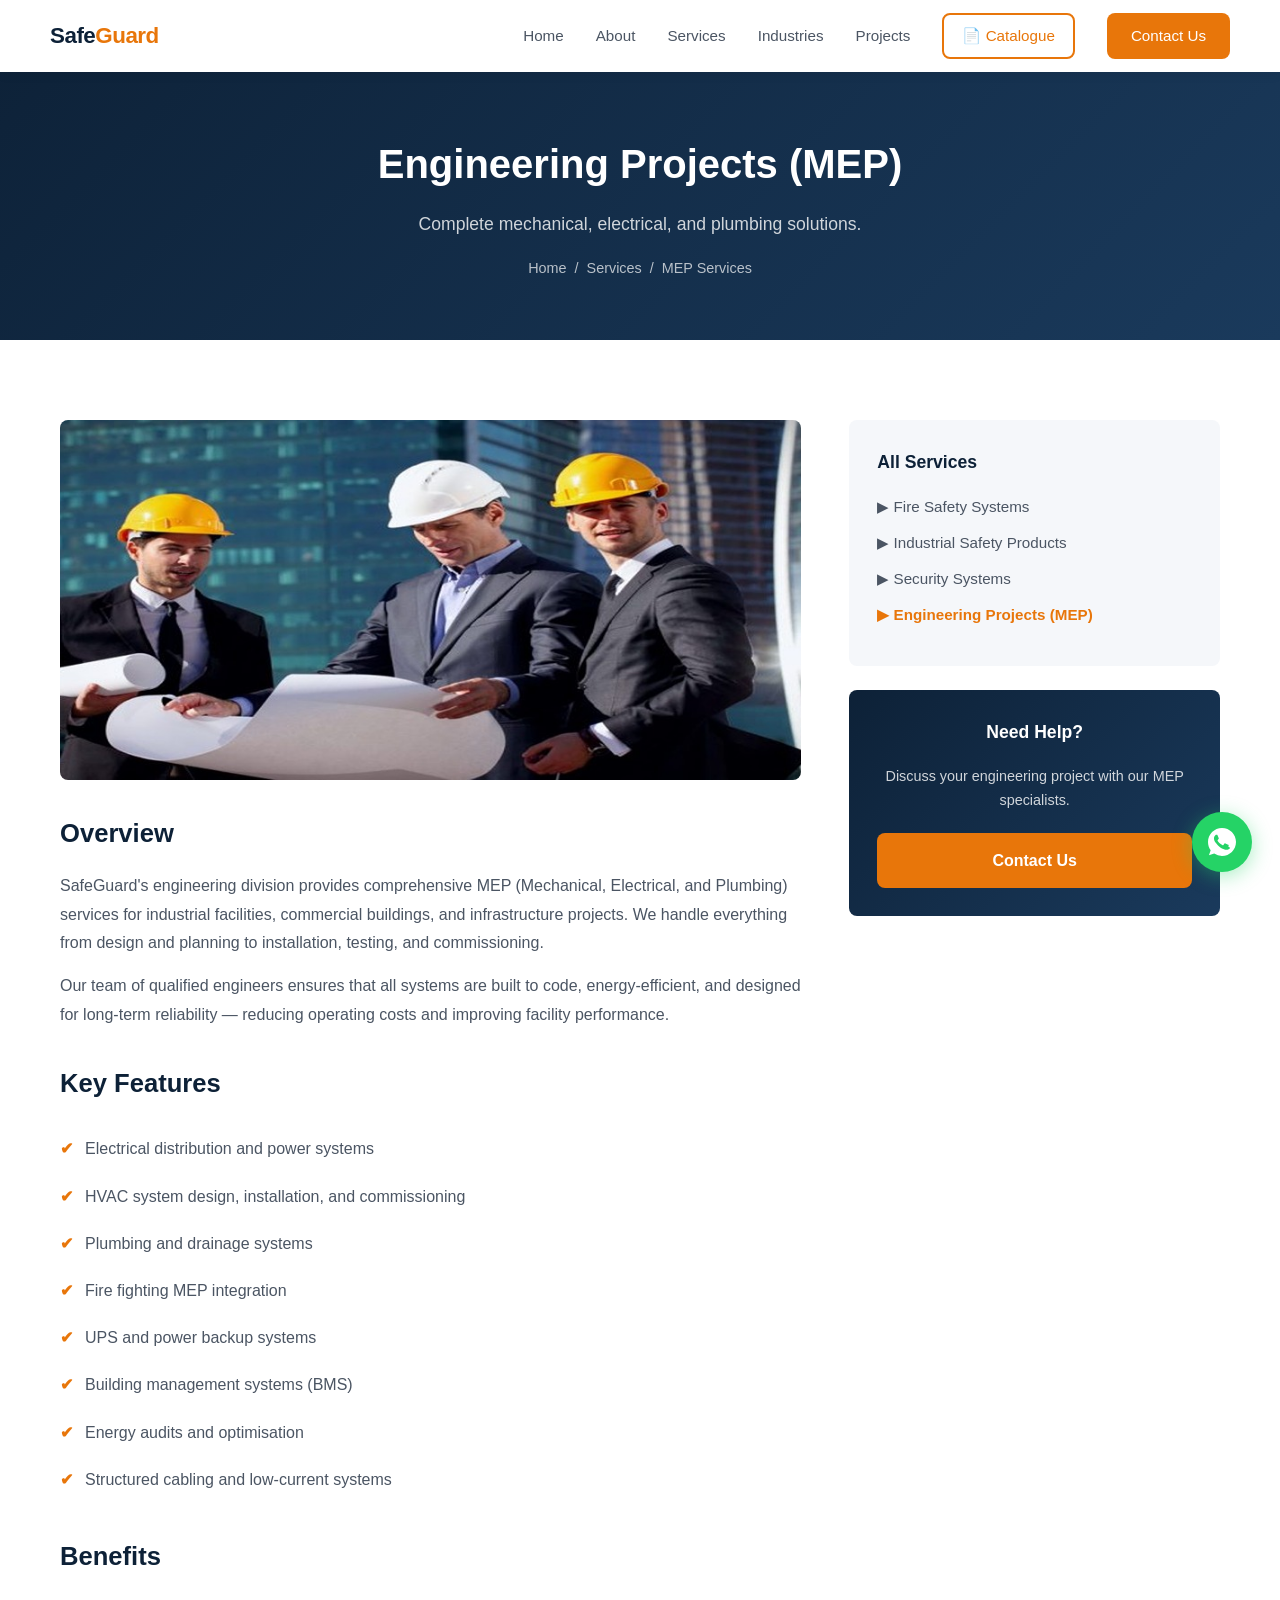
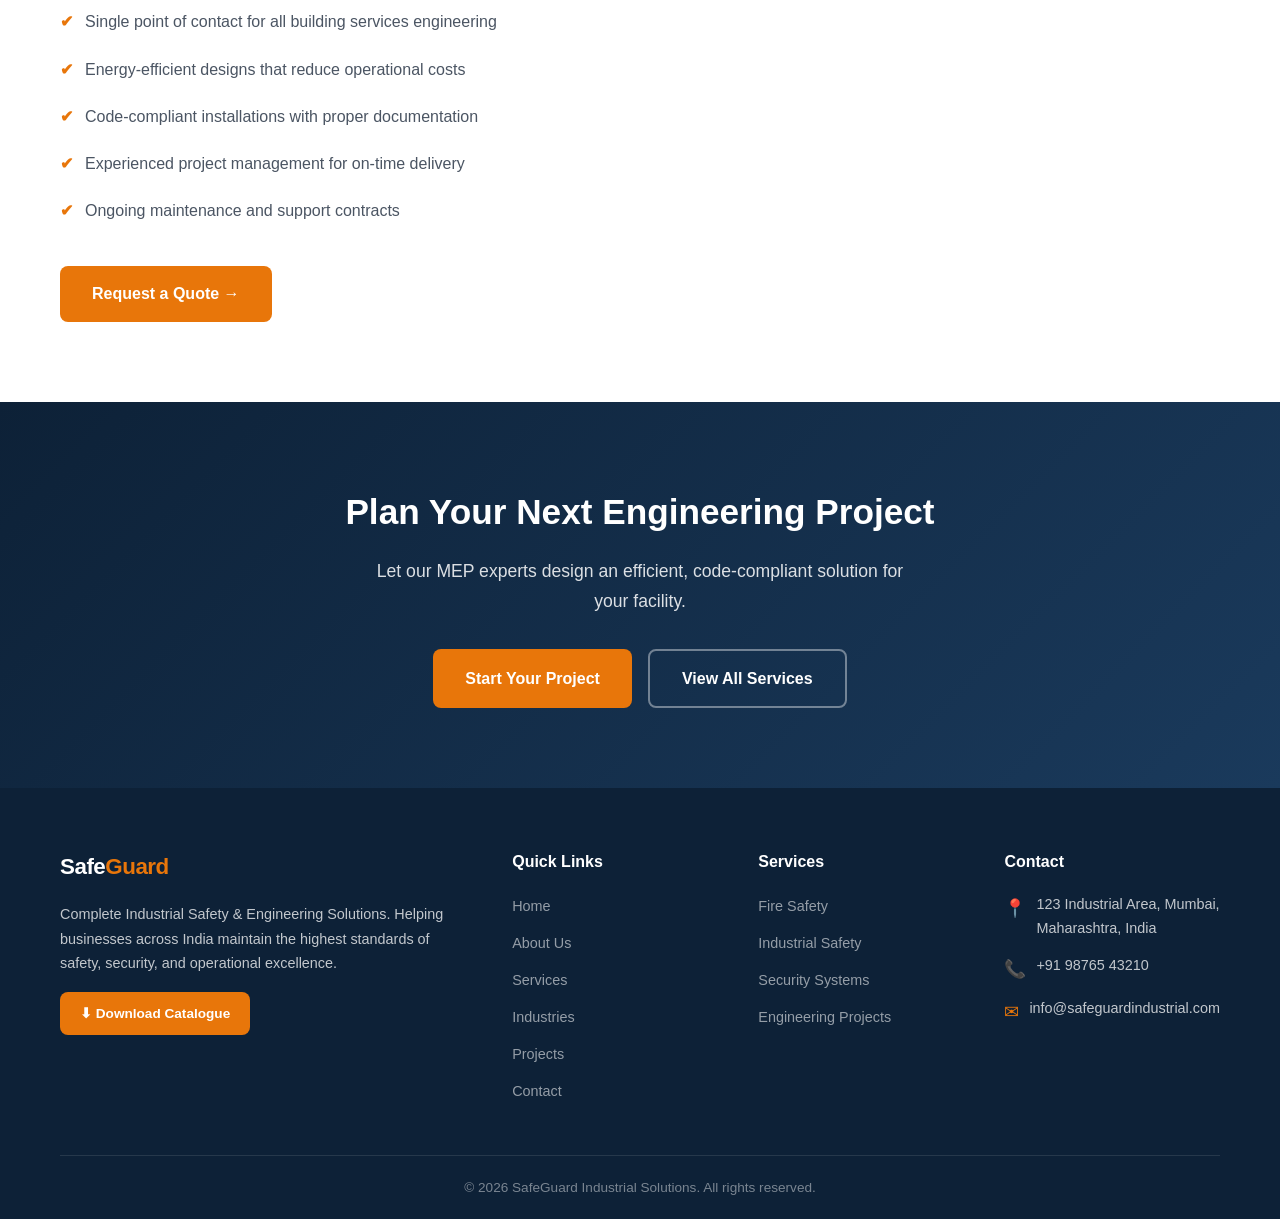
<file: mep-services.html>
<!DOCTYPE html>
<html lang="en">
<head>
  <meta charset="UTF-8">
  <meta name="viewport" content="width=device-width, initial-scale=1.0">
  <title>MEP &amp; Engineering Projects | SafeGuard Industrial Solutions</title>
  <meta name="description" content="Professional MEP engineering services — electrical, plumbing, HVAC, and mechanical installations for industrial and commercial buildings across India.">
  <link rel="icon" type="image/png" sizes="32x32" href="images/favicon-32x32.png">
  <link rel="icon" type="image/png" sizes="16x16" href="images/favicon-16x16.png">
  <link rel="apple-touch-icon" sizes="180x180" href="images/apple-touch-icon.png">
  <meta property="og:title" content="MEP &amp; Engineering Projects | SafeGuard Industrial Solutions">
  <meta property="og:description" content="MEP engineering services — electrical, plumbing, HVAC, and mechanical installations for industrial and commercial buildings.">
  <meta property="og:image" content="https://www.yourwebsite.com/images/og-image.jpg">
  <meta property="og:url" content="https://www.yourwebsite.com/mep-services.html">
  <meta property="og:type" content="website">
  <link rel="stylesheet" href="css/styles.css">
</head>
<body>

  <!-- ===== HEADER ===== -->
  <header class="header">
    <div class="container">
      <a href="index.html" class="logo">Safe<span>Guard</span></a>
      <!-- <a href="index.html"><img src="images/logo.png" alt="SafeGuard Industrial Solutions" class="logo-img"></a> -->
      <nav class="nav-links">
        <a href="index.html">Home</a>
        <a href="about.html">About</a>
        <a href="services.html">Services</a>
        <a href="industries.html">Industries</a>
        <a href="projects.html">Projects</a>
        <a href="documents/catalogue.pdf" target="_blank" rel="noopener noreferrer" class="nav-catalogue">&#128196; Catalogue</a>
        <a href="contact.html" class="nav-cta">Contact Us</a>
      </nav>
      <button class="menu-toggle" aria-label="Toggle menu">
        <span></span><span></span><span></span>
      </button>
    </div>
  </header>

  <!-- ===== PAGE BANNER ===== -->
  <section class="page-banner">
    <h1>Engineering Projects (MEP)</h1>
    <p>Complete mechanical, electrical, and plumbing solutions.</p>
    <div class="breadcrumb">
      <a href="index.html">Home</a> <span>/</span> <a href="services.html">Services</a> <span>/</span> <span>MEP Services</span>
    </div>
  </section>

  <!-- ===== SERVICE DETAIL ===== -->
  <section class="section">
    <div class="container">
      <div class="service-detail-content">
        <div class="service-detail-main fade-in">
          <img src="images/service-mep-hero.jpg" alt="MEP engineering and HVAC installation" class="service-hero-img">
          <h2>Overview</h2>
          <p>SafeGuard's engineering division provides comprehensive MEP (Mechanical, Electrical, and Plumbing) services for industrial facilities, commercial buildings, and infrastructure projects. We handle everything from design and planning to installation, testing, and commissioning.</p>
          <p>Our team of qualified engineers ensures that all systems are built to code, energy-efficient, and designed for long-term reliability — reducing operating costs and improving facility performance.</p>

          <h2>Key Features</h2>
          <ul class="feature-list">
            <li><span class="check">&#10004;</span> Electrical distribution and power systems</li>
            <li><span class="check">&#10004;</span> HVAC system design, installation, and commissioning</li>
            <li><span class="check">&#10004;</span> Plumbing and drainage systems</li>
            <li><span class="check">&#10004;</span> Fire fighting MEP integration</li>
            <li><span class="check">&#10004;</span> UPS and power backup systems</li>
            <li><span class="check">&#10004;</span> Building management systems (BMS)</li>
            <li><span class="check">&#10004;</span> Energy audits and optimisation</li>
            <li><span class="check">&#10004;</span> Structured cabling and low-current systems</li>
          </ul>

          <h2>Benefits</h2>
          <ul class="feature-list">
            <li><span class="check">&#10004;</span> Single point of contact for all building services engineering</li>
            <li><span class="check">&#10004;</span> Energy-efficient designs that reduce operational costs</li>
            <li><span class="check">&#10004;</span> Code-compliant installations with proper documentation</li>
            <li><span class="check">&#10004;</span> Experienced project management for on-time delivery</li>
            <li><span class="check">&#10004;</span> Ongoing maintenance and support contracts</li>
          </ul>

          <div style="margin-top: 32px;">
            <a href="contact.html" class="btn btn-primary">Request a Quote &#8594;</a>
          </div>
        </div>

        <aside class="service-sidebar">
          <div class="sidebar-card">
            <h3>All Services</h3>
            <ul>
              <li><a href="fire-safety.html">&#9654; Fire Safety Systems</a></li>
              <li><a href="industrial-safety.html">&#9654; Industrial Safety Products</a></li>
              <li><a href="security-systems.html">&#9654; Security Systems</a></li>
              <li><a href="mep-services.html" class="active">&#9654; Engineering Projects (MEP)</a></li>
            </ul>
          </div>
          <div class="sidebar-card sidebar-cta">
            <h3>Need Help?</h3>
            <p>Discuss your engineering project with our MEP specialists.</p>
            <a href="contact.html" class="btn btn-primary" style="width: 100%; justify-content: center;">Contact Us</a>
          </div>
        </aside>
      </div>
    </div>
  </section>

  <!-- ===== CTA ===== -->
  <section class="cta-section">
    <div class="container fade-in">
      <h2>Plan Your Next Engineering Project</h2>
      <p>Let our MEP experts design an efficient, code-compliant solution for your facility.</p>
      <div class="cta-buttons">
        <a href="contact.html" class="btn btn-primary">Start Your Project</a>
        <a href="services.html" class="btn btn-outline">View All Services</a>
      </div>
    </div>
  </section>

  <!-- ===== FOOTER ===== -->
  <footer class="footer">
    <div class="container">
      <div class="footer-grid">
        <div class="footer-about">
          <a href="index.html" class="logo">Safe<span>Guard</span></a>
          <!-- Uncomment below and remove text logo above when your logo image is ready -->
          <!-- <a href="index.html"><img src="images/logo.png" alt="SafeGuard Industrial Solutions" class="logo-img"></a> -->
          <p>Complete Industrial Safety &amp; Engineering Solutions. Helping businesses across India maintain the highest standards of safety, security, and operational excellence.</p>
          <a href="documents/catalogue.pdf" download class="footer-catalogue">&#11015; Download Catalogue</a>
        </div>
        <div>
          <h4>Quick Links</h4>
          <ul>
            <li><a href="index.html">Home</a></li>
            <li><a href="about.html">About Us</a></li>
            <li><a href="services.html">Services</a></li>
            <li><a href="industries.html">Industries</a></li>
            <li><a href="projects.html">Projects</a></li>
            <li><a href="contact.html">Contact</a></li>
          </ul>
        </div>
        <div>
          <h4>Services</h4>
          <ul>
            <li><a href="fire-safety.html">Fire Safety</a></li>
            <li><a href="industrial-safety.html">Industrial Safety</a></li>
            <li><a href="security-systems.html">Security Systems</a></li>
            <li><a href="mep-services.html">Engineering Projects</a></li>
          </ul>
        </div>
        <div>
          <h4>Contact</h4>
          <div class="footer-contact-item">
            <span class="icon">&#128205;</span>
            <span>123 Industrial Area, Mumbai, Maharashtra, India</span>
          </div>
          <div class="footer-contact-item">
            <span class="icon">&#128222;</span>
            <span>+91 98765 43210</span>
          </div>
          <div class="footer-contact-item">
            <span class="icon">&#9993;</span>
            <span>info@safeguardindustrial.com</span>
          </div>
        </div>
      </div>
      <div class="footer-bottom">
        &copy; 2026 SafeGuard Industrial Solutions. All rights reserved.
      </div>
    </div>
  </footer>

  <script src="js/main.js"></script>
</body>
</html>
</file>
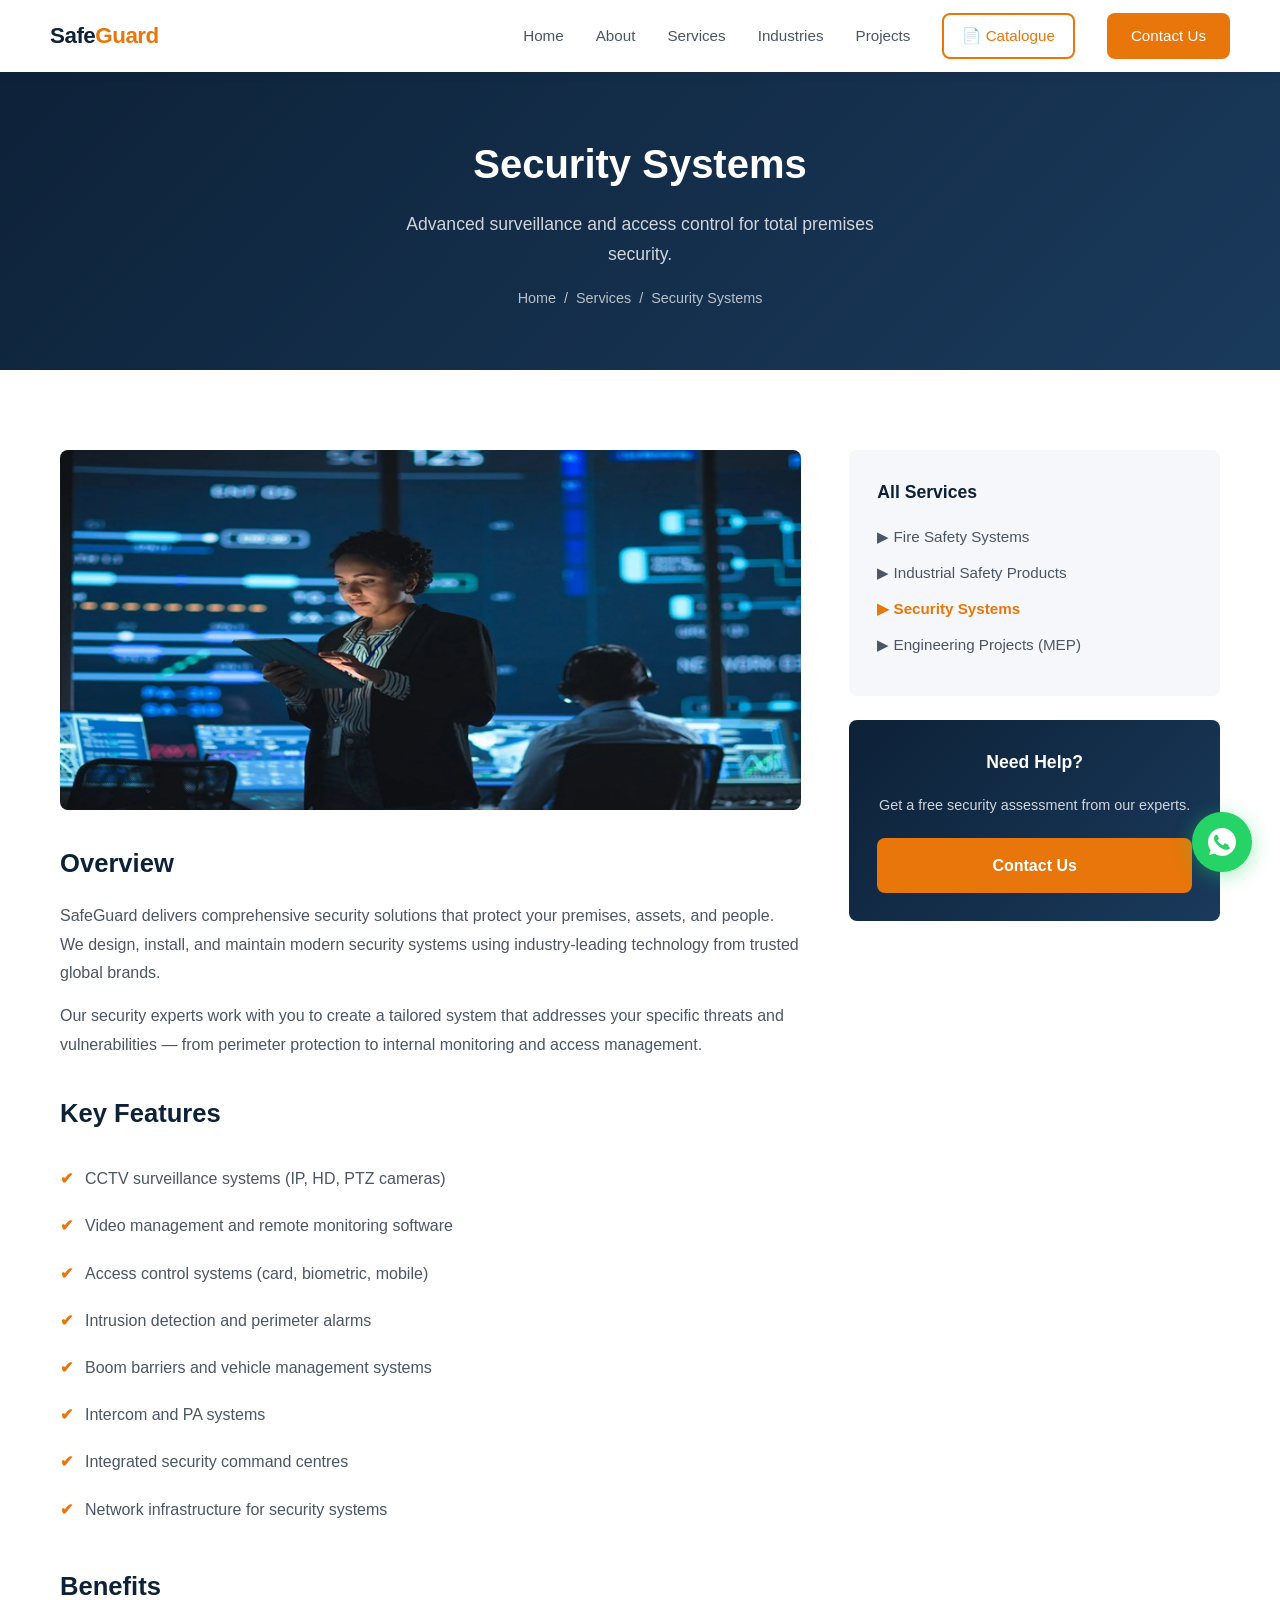
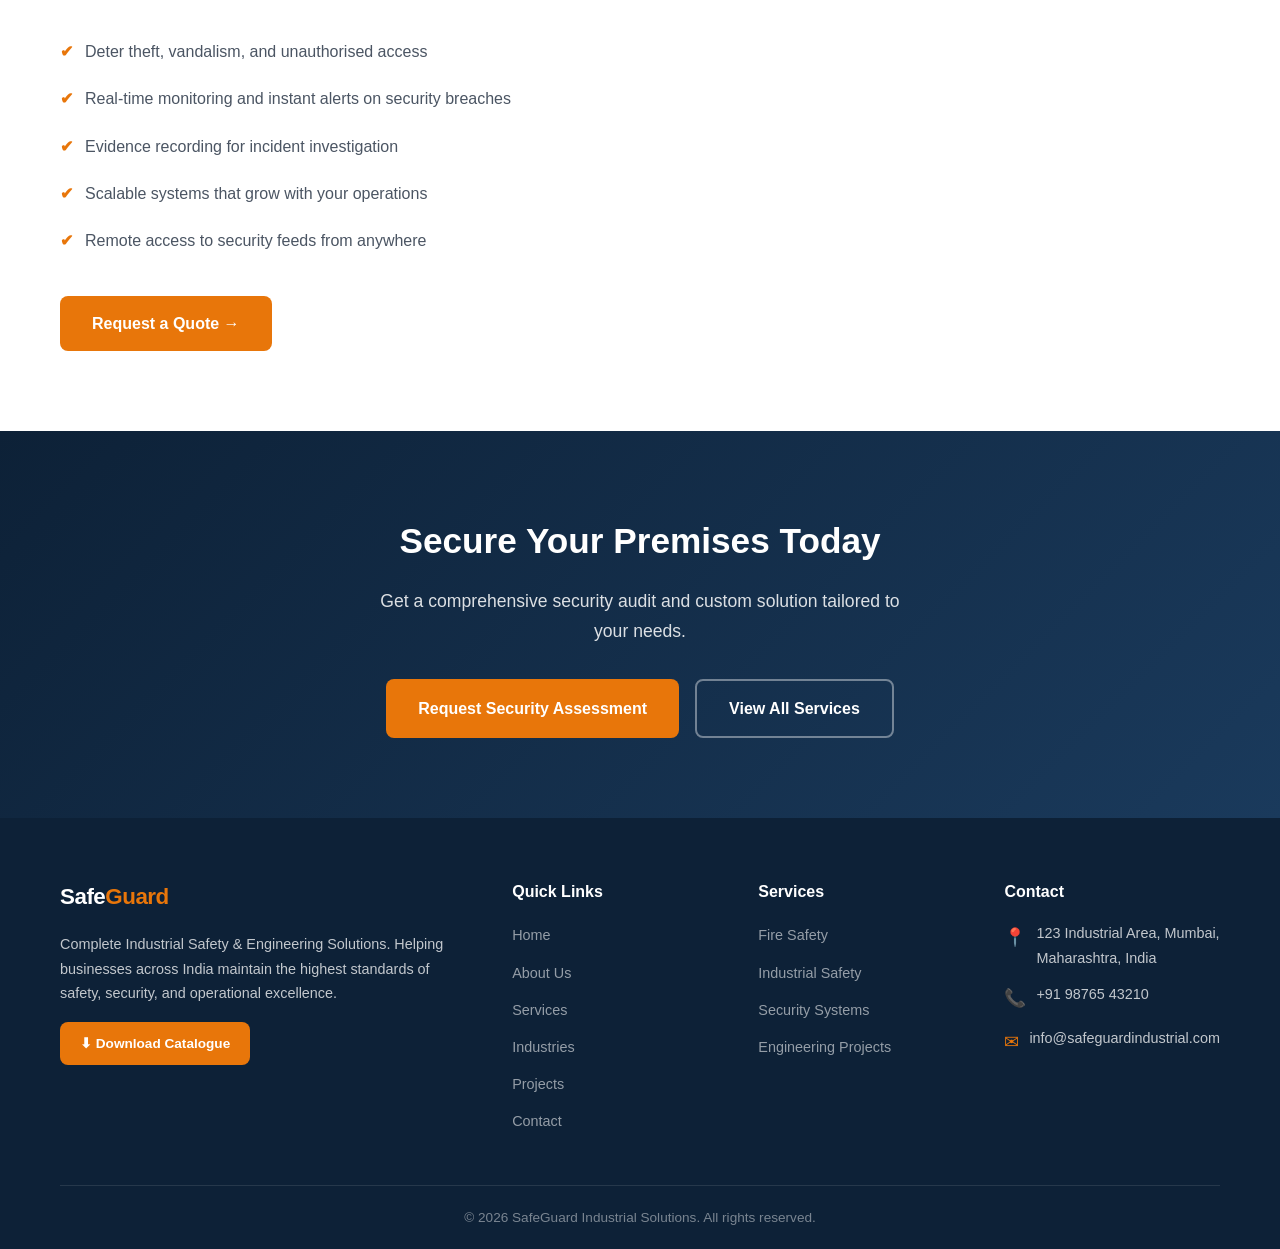
<file: security-systems.html>
<!DOCTYPE html>
<html lang="en">
<head>
  <meta charset="UTF-8">
  <meta name="viewport" content="width=device-width, initial-scale=1.0">
  <title>Security Systems | SafeGuard Industrial Solutions</title>
  <meta name="description" content="Advanced security systems including CCTV surveillance, access control, biometric solutions, and integrated security management for industrial and commercial premises.">
  <link rel="icon" type="image/png" sizes="32x32" href="images/favicon-32x32.png">
  <link rel="icon" type="image/png" sizes="16x16" href="images/favicon-16x16.png">
  <link rel="apple-touch-icon" sizes="180x180" href="images/apple-touch-icon.png">
  <meta property="og:title" content="Security Systems | SafeGuard Industrial Solutions">
  <meta property="og:description" content="CCTV surveillance, access control, biometric solutions, and integrated security management.">
  <meta property="og:image" content="https://www.yourwebsite.com/images/og-image.jpg">
  <meta property="og:url" content="https://www.yourwebsite.com/security-systems.html">
  <meta property="og:type" content="website">
  <link rel="stylesheet" href="css/styles.css">
</head>
<body>

  <!-- ===== HEADER ===== -->
  <header class="header">
    <div class="container">
      <a href="index.html" class="logo">Safe<span>Guard</span></a>
      <!-- <a href="index.html"><img src="images/logo.png" alt="SafeGuard Industrial Solutions" class="logo-img"></a> -->
      <nav class="nav-links">
        <a href="index.html">Home</a>
        <a href="about.html">About</a>
        <a href="services.html">Services</a>
        <a href="industries.html">Industries</a>
        <a href="projects.html">Projects</a>
        <a href="documents/catalogue.pdf" target="_blank" rel="noopener noreferrer" class="nav-catalogue">&#128196; Catalogue</a>
        <a href="contact.html" class="nav-cta">Contact Us</a>
      </nav>
      <button class="menu-toggle" aria-label="Toggle menu">
        <span></span><span></span><span></span>
      </button>
    </div>
  </header>

  <!-- ===== PAGE BANNER ===== -->
  <section class="page-banner">
    <h1>Security Systems</h1>
    <p>Advanced surveillance and access control for total premises security.</p>
    <div class="breadcrumb">
      <a href="index.html">Home</a> <span>/</span> <a href="services.html">Services</a> <span>/</span> <span>Security Systems</span>
    </div>
  </section>

  <!-- ===== SERVICE DETAIL ===== -->
  <section class="section">
    <div class="container">
      <div class="service-detail-content">
        <div class="service-detail-main fade-in">
          <img src="images/service-security-hero.jpg" alt="CCTV and access control security system" class="service-hero-img">
          <h2>Overview</h2>
          <p>SafeGuard delivers comprehensive security solutions that protect your premises, assets, and people. We design, install, and maintain modern security systems using industry-leading technology from trusted global brands.</p>
          <p>Our security experts work with you to create a tailored system that addresses your specific threats and vulnerabilities — from perimeter protection to internal monitoring and access management.</p>

          <h2>Key Features</h2>
          <ul class="feature-list">
            <li><span class="check">&#10004;</span> CCTV surveillance systems (IP, HD, PTZ cameras)</li>
            <li><span class="check">&#10004;</span> Video management and remote monitoring software</li>
            <li><span class="check">&#10004;</span> Access control systems (card, biometric, mobile)</li>
            <li><span class="check">&#10004;</span> Intrusion detection and perimeter alarms</li>
            <li><span class="check">&#10004;</span> Boom barriers and vehicle management systems</li>
            <li><span class="check">&#10004;</span> Intercom and PA systems</li>
            <li><span class="check">&#10004;</span> Integrated security command centres</li>
            <li><span class="check">&#10004;</span> Network infrastructure for security systems</li>
          </ul>

          <h2>Benefits</h2>
          <ul class="feature-list">
            <li><span class="check">&#10004;</span> Deter theft, vandalism, and unauthorised access</li>
            <li><span class="check">&#10004;</span> Real-time monitoring and instant alerts on security breaches</li>
            <li><span class="check">&#10004;</span> Evidence recording for incident investigation</li>
            <li><span class="check">&#10004;</span> Scalable systems that grow with your operations</li>
            <li><span class="check">&#10004;</span> Remote access to security feeds from anywhere</li>
          </ul>

          <div style="margin-top: 32px;">
            <a href="contact.html" class="btn btn-primary">Request a Quote &#8594;</a>
          </div>
        </div>

        <aside class="service-sidebar">
          <div class="sidebar-card">
            <h3>All Services</h3>
            <ul>
              <li><a href="fire-safety.html">&#9654; Fire Safety Systems</a></li>
              <li><a href="industrial-safety.html">&#9654; Industrial Safety Products</a></li>
              <li><a href="security-systems.html" class="active">&#9654; Security Systems</a></li>
              <li><a href="mep-services.html">&#9654; Engineering Projects (MEP)</a></li>
            </ul>
          </div>
          <div class="sidebar-card sidebar-cta">
            <h3>Need Help?</h3>
            <p>Get a free security assessment from our experts.</p>
            <a href="contact.html" class="btn btn-primary" style="width: 100%; justify-content: center;">Contact Us</a>
          </div>
        </aside>
      </div>
    </div>
  </section>

  <!-- ===== CTA ===== -->
  <section class="cta-section">
    <div class="container fade-in">
      <h2>Secure Your Premises Today</h2>
      <p>Get a comprehensive security audit and custom solution tailored to your needs.</p>
      <div class="cta-buttons">
        <a href="contact.html" class="btn btn-primary">Request Security Assessment</a>
        <a href="services.html" class="btn btn-outline">View All Services</a>
      </div>
    </div>
  </section>

  <!-- ===== FOOTER ===== -->
  <footer class="footer">
    <div class="container">
      <div class="footer-grid">
        <div class="footer-about">
          <a href="index.html" class="logo">Safe<span>Guard</span></a>
          <!-- Uncomment below and remove text logo above when your logo image is ready -->
          <!-- <a href="index.html"><img src="images/logo.png" alt="SafeGuard Industrial Solutions" class="logo-img"></a> -->
          <p>Complete Industrial Safety &amp; Engineering Solutions. Helping businesses across India maintain the highest standards of safety, security, and operational excellence.</p>
          <a href="documents/catalogue.pdf" download class="footer-catalogue">&#11015; Download Catalogue</a>
        </div>
        <div>
          <h4>Quick Links</h4>
          <ul>
            <li><a href="index.html">Home</a></li>
            <li><a href="about.html">About Us</a></li>
            <li><a href="services.html">Services</a></li>
            <li><a href="industries.html">Industries</a></li>
            <li><a href="projects.html">Projects</a></li>
            <li><a href="contact.html">Contact</a></li>
          </ul>
        </div>
        <div>
          <h4>Services</h4>
          <ul>
            <li><a href="fire-safety.html">Fire Safety</a></li>
            <li><a href="industrial-safety.html">Industrial Safety</a></li>
            <li><a href="security-systems.html">Security Systems</a></li>
            <li><a href="mep-services.html">Engineering Projects</a></li>
          </ul>
        </div>
        <div>
          <h4>Contact</h4>
          <div class="footer-contact-item">
            <span class="icon">&#128205;</span>
            <span>123 Industrial Area, Mumbai, Maharashtra, India</span>
          </div>
          <div class="footer-contact-item">
            <span class="icon">&#128222;</span>
            <span>+91 98765 43210</span>
          </div>
          <div class="footer-contact-item">
            <span class="icon">&#9993;</span>
            <span>info@safeguardindustrial.com</span>
          </div>
        </div>
      </div>
      <div class="footer-bottom">
        &copy; 2026 SafeGuard Industrial Solutions. All rights reserved.
      </div>
    </div>
  </footer>

  <script src="js/main.js"></script>
</body>
</html>
</file>
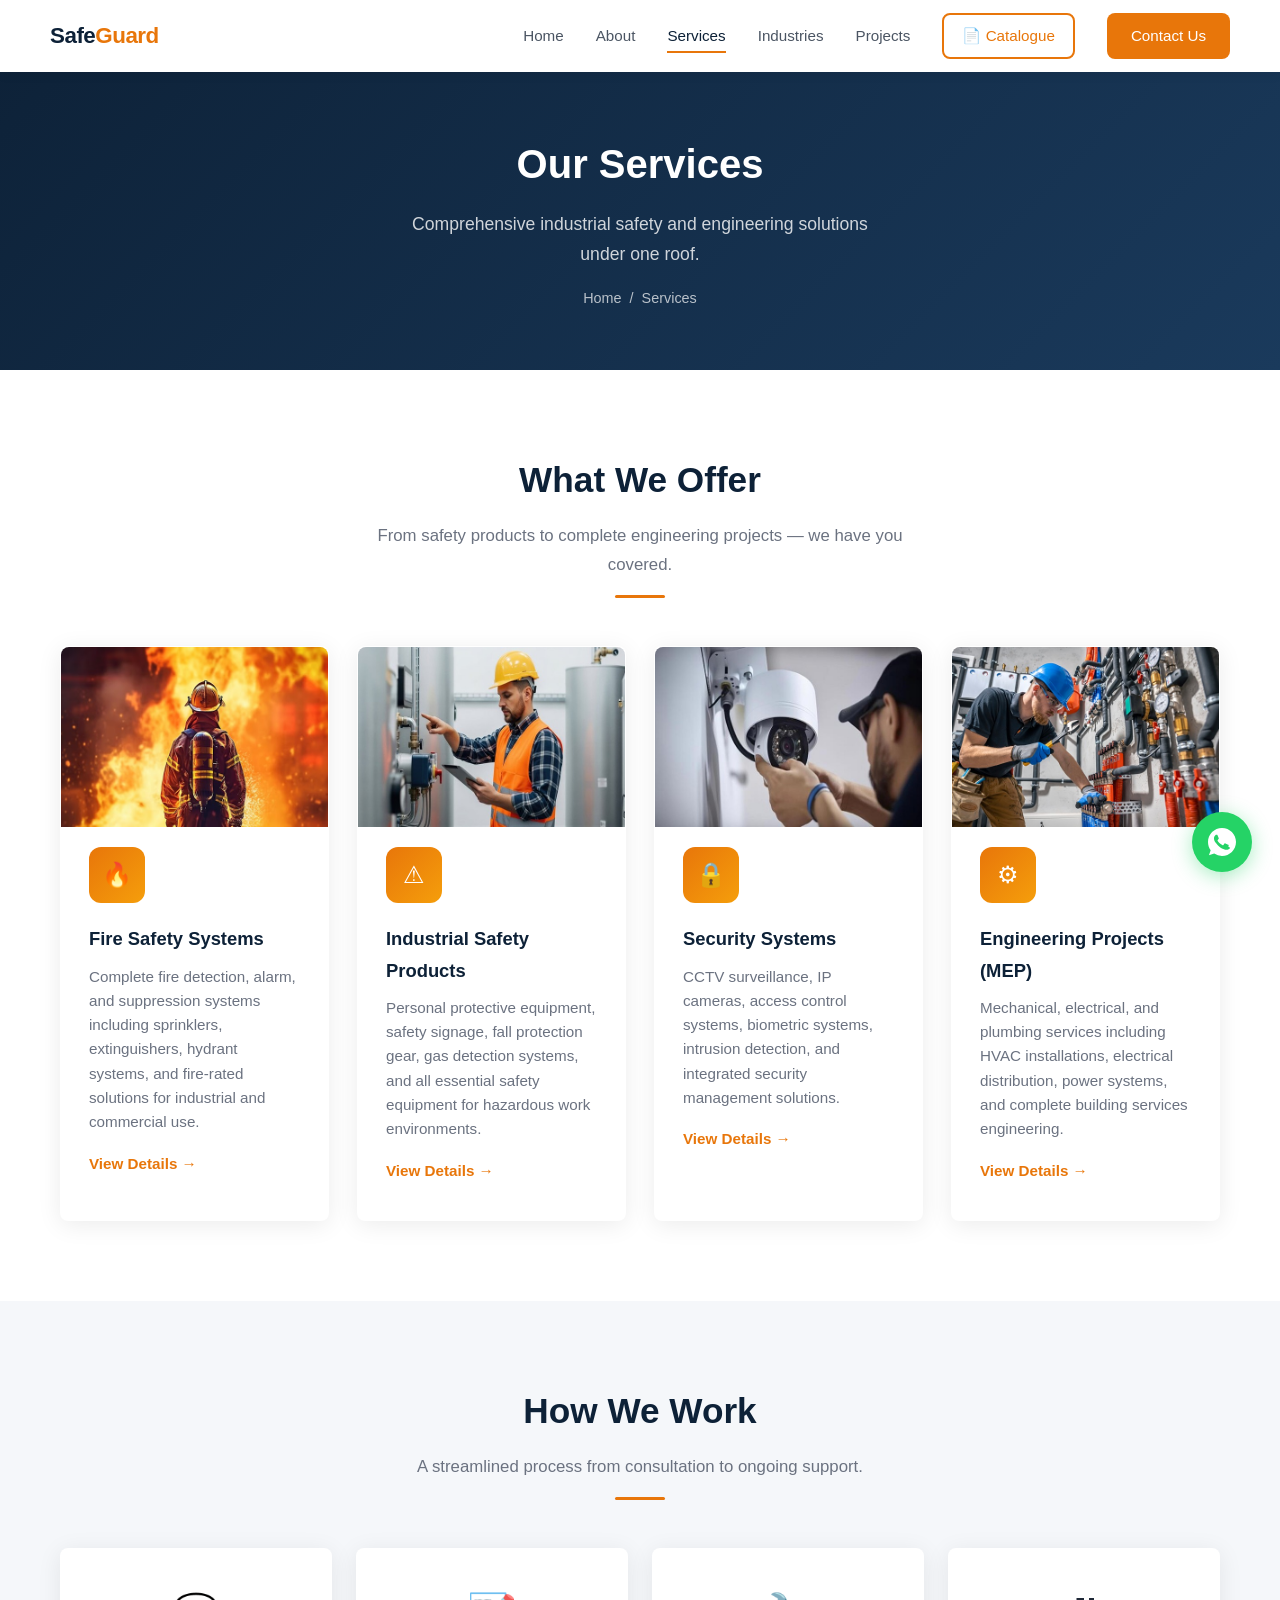
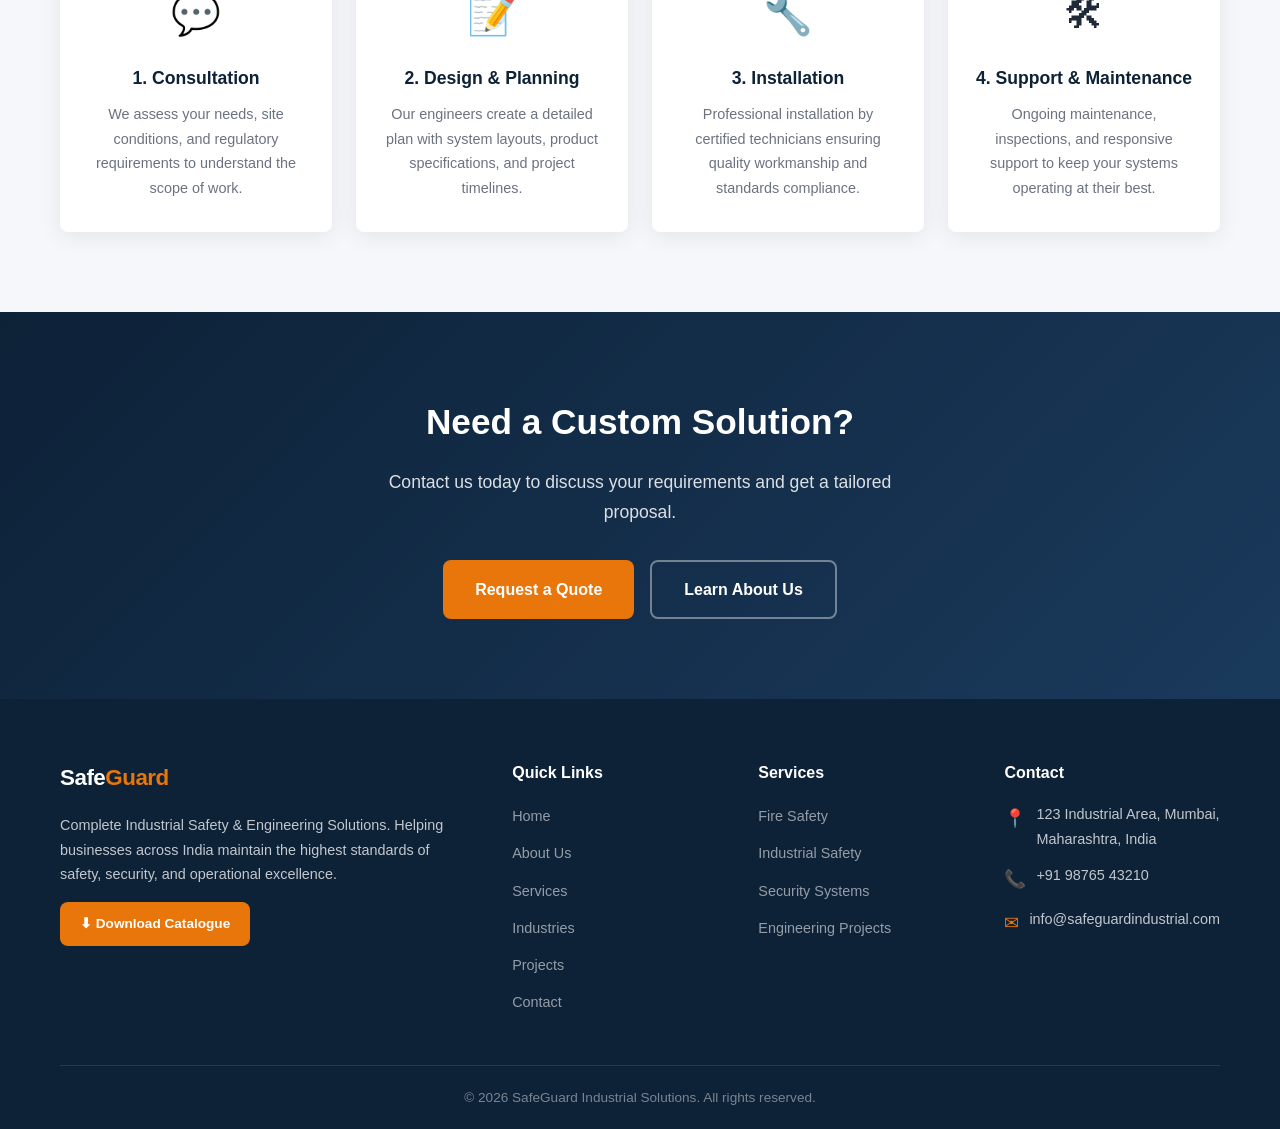
<file: services.html>
<!DOCTYPE html>
<html lang="en">
<head>
  <meta charset="UTF-8">
  <meta name="viewport" content="width=device-width, initial-scale=1.0">
  <title>Our Services | SafeGuard Industrial Solutions</title>
  <meta name="description" content="Explore SafeGuard's comprehensive range of industrial safety, fire safety, security systems, and MEP engineering services for businesses across India.">
  <link rel="icon" type="image/png" sizes="32x32" href="images/favicon-32x32.png">
  <link rel="icon" type="image/png" sizes="16x16" href="images/favicon-16x16.png">
  <link rel="apple-touch-icon" sizes="180x180" href="images/apple-touch-icon.png">
  <meta property="og:title" content="Our Services | SafeGuard Industrial Solutions">
  <meta property="og:description" content="Comprehensive industrial safety, fire safety, security systems, and MEP engineering services.">
  <meta property="og:image" content="https://www.yourwebsite.com/images/og-image.jpg">
  <meta property="og:url" content="https://www.yourwebsite.com/services.html">
  <meta property="og:type" content="website">
  <link rel="stylesheet" href="css/styles.css">
</head>
<body>

  <!-- ===== HEADER ===== -->
  <header class="header">
    <div class="container">
      <a href="index.html" class="logo">Safe<span>Guard</span></a>
      <!-- <a href="index.html"><img src="images/logo.png" alt="SafeGuard Industrial Solutions" class="logo-img"></a> -->
      <nav class="nav-links">
        <a href="index.html">Home</a>
        <a href="about.html">About</a>
        <a href="services.html">Services</a>
        <a href="industries.html">Industries</a>
        <a href="projects.html">Projects</a>
        <a href="documents/catalogue.pdf" target="_blank" rel="noopener noreferrer" class="nav-catalogue">&#128196; Catalogue</a>
        <a href="contact.html" class="nav-cta">Contact Us</a>
      </nav>
      <button class="menu-toggle" aria-label="Toggle menu">
        <span></span><span></span><span></span>
      </button>
    </div>
  </header>

  <!-- ===== PAGE BANNER ===== -->
  <section class="page-banner">
    <h1>Our Services</h1>
    <p>Comprehensive industrial safety and engineering solutions under one roof.</p>
    <div class="breadcrumb">
      <a href="index.html">Home</a> <span>/</span> <span>Services</span>
    </div>
  </section>

  <!-- ===== SERVICES LIST ===== -->
  <section class="section">
    <div class="container">
      <div class="section-title fade-in">
        <h2>What We Offer</h2>
        <p>From safety products to complete engineering projects — we have you covered.</p>
        <div class="accent-line"></div>
      </div>
      <div class="services-grid">
        <a href="fire-safety.html" class="service-card fade-in">
          <img src="images/service-fire-safety.jpg" alt="Fire safety systems" class="card-img">
          <div class="icon">&#128293;</div>
          <h3>Fire Safety Systems</h3>
          <p>Complete fire detection, alarm, and suppression systems including sprinklers, extinguishers, hydrant systems, and fire-rated solutions for industrial and commercial use.</p>
          <span class="learn-more">View Details &#8594;</span>
        </a>
        <a href="industrial-safety.html" class="service-card fade-in">
          <img src="images/service-industrial-safety.jpg" alt="Industrial safety products" class="card-img">
          <div class="icon">&#9888;</div>
          <h3>Industrial Safety Products</h3>
          <p>Personal protective equipment, safety signage, fall protection gear, gas detection systems, and all essential safety equipment for hazardous work environments.</p>
          <span class="learn-more">View Details &#8594;</span>
        </a>
        <a href="security-systems.html" class="service-card fade-in">
          <img src="images/service-security.jpg" alt="Security surveillance systems" class="card-img">
          <div class="icon">&#128274;</div>
          <h3>Security Systems</h3>
          <p>CCTV surveillance, IP cameras, access control systems, biometric systems, intrusion detection, and integrated security management solutions.</p>
          <span class="learn-more">View Details &#8594;</span>
        </a>
        <a href="mep-services.html" class="service-card fade-in">
          <img src="images/service-mep.jpg" alt="MEP engineering projects" class="card-img">
          <div class="icon">&#9881;</div>
          <h3>Engineering Projects (MEP)</h3>
          <p>Mechanical, electrical, and plumbing services including HVAC installations, electrical distribution, power systems, and complete building services engineering.</p>
          <span class="learn-more">View Details &#8594;</span>
        </a>
      </div>
    </div>
  </section>

  <!-- ===== HOW WE WORK ===== -->
  <section class="section section-alt">
    <div class="container">
      <div class="section-title fade-in">
        <h2>How We Work</h2>
        <p>A streamlined process from consultation to ongoing support.</p>
        <div class="accent-line"></div>
      </div>
      <div class="industries-grid">
        <div class="industry-card fade-in">
          <div class="icon">&#128172;</div>
          <h3>1. Consultation</h3>
          <p>We assess your needs, site conditions, and regulatory requirements to understand the scope of work.</p>
        </div>
        <div class="industry-card fade-in">
          <div class="icon">&#128221;</div>
          <h3>2. Design &amp; Planning</h3>
          <p>Our engineers create a detailed plan with system layouts, product specifications, and project timelines.</p>
        </div>
        <div class="industry-card fade-in">
          <div class="icon">&#128295;</div>
          <h3>3. Installation</h3>
          <p>Professional installation by certified technicians ensuring quality workmanship and standards compliance.</p>
        </div>
        <div class="industry-card fade-in">
          <div class="icon">&#128736;</div>
          <h3>4. Support &amp; Maintenance</h3>
          <p>Ongoing maintenance, inspections, and responsive support to keep your systems operating at their best.</p>
        </div>
      </div>
    </div>
  </section>

  <!-- ===== CTA ===== -->
  <section class="cta-section">
    <div class="container fade-in">
      <h2>Need a Custom Solution?</h2>
      <p>Contact us today to discuss your requirements and get a tailored proposal.</p>
      <div class="cta-buttons">
        <a href="contact.html" class="btn btn-primary">Request a Quote</a>
        <a href="about.html" class="btn btn-outline">Learn About Us</a>
      </div>
    </div>
  </section>

  <!-- ===== FOOTER ===== -->
  <footer class="footer">
    <div class="container">
      <div class="footer-grid">
        <div class="footer-about">
          <a href="index.html" class="logo">Safe<span>Guard</span></a>
          <!-- Uncomment below and remove text logo above when your logo image is ready -->
          <!-- <a href="index.html"><img src="images/logo.png" alt="SafeGuard Industrial Solutions" class="logo-img"></a> -->
          <p>Complete Industrial Safety &amp; Engineering Solutions. Helping businesses across India maintain the highest standards of safety, security, and operational excellence.</p>
          <a href="documents/catalogue.pdf" download class="footer-catalogue">&#11015; Download Catalogue</a>
        </div>
        <div>
          <h4>Quick Links</h4>
          <ul>
            <li><a href="index.html">Home</a></li>
            <li><a href="about.html">About Us</a></li>
            <li><a href="services.html">Services</a></li>
            <li><a href="industries.html">Industries</a></li>
            <li><a href="projects.html">Projects</a></li>
            <li><a href="contact.html">Contact</a></li>
          </ul>
        </div>
        <div>
          <h4>Services</h4>
          <ul>
            <li><a href="fire-safety.html">Fire Safety</a></li>
            <li><a href="industrial-safety.html">Industrial Safety</a></li>
            <li><a href="security-systems.html">Security Systems</a></li>
            <li><a href="mep-services.html">Engineering Projects</a></li>
          </ul>
        </div>
        <div>
          <h4>Contact</h4>
          <div class="footer-contact-item">
            <span class="icon">&#128205;</span>
            <span>123 Industrial Area, Mumbai, Maharashtra, India</span>
          </div>
          <div class="footer-contact-item">
            <span class="icon">&#128222;</span>
            <span>+91 98765 43210</span>
          </div>
          <div class="footer-contact-item">
            <span class="icon">&#9993;</span>
            <span>info@safeguardindustrial.com</span>
          </div>
        </div>
      </div>
      <div class="footer-bottom">
        &copy; 2026 SafeGuard Industrial Solutions. All rights reserved.
      </div>
    </div>
  </footer>

  <script src="js/main.js"></script>
</body>
</html>
</file>
<file: css/styles.css>
/* ===== CSS Variables ===== */
:root {
  --primary: #0d2137;
  --primary-light: #1a3a5c;
  --accent: #e8760a;
  --accent-hover: #cf6800;
  --white: #ffffff;
  --light-bg: #f5f7fa;
  --gray: #6b7280;
  --gray-light: #e5e7eb;
  --text: #1f2937;
  --text-light: #4b5563;
  --shadow: 0 4px 24px rgba(0, 0, 0, 0.08);
  --shadow-lg: 0 8px 40px rgba(0, 0, 0, 0.12);
  --radius: 8px;
  --transition: 0.3s ease;
  --max-width: 1200px;
}

/* ===== Reset & Base ===== */
*,
*::before,
*::after {
  margin: 0;
  padding: 0;
  box-sizing: border-box;
}

html {
  scroll-behavior: smooth;
  scroll-padding-top: 80px;
}

body {
  font-family: 'Segoe UI', 'Helvetica Neue', Arial, sans-serif;
  color: var(--text);
  line-height: 1.7;
  background: var(--white);
}

a {
  text-decoration: none;
  color: inherit;
  transition: color var(--transition);
}

ul {
  list-style: none;
}

img {
  max-width: 100%;
  height: auto;
  display: block;
}

.container {
  max-width: var(--max-width);
  margin: 0 auto;
  padding: 0 20px;
}

/* ===== Header ===== */
.header {
  position: fixed;
  top: 0;
  left: 0;
  width: 100%;
  z-index: 1000;
  background: var(--white);
  box-shadow: 0 2px 12px rgba(0, 0, 0, 0.06);
  transition: background var(--transition), box-shadow var(--transition);
}

/*.header .container {
  display: flex;
  align-items: center;
  justify-content: space-between;
  height: 72px;
}*/

/* .header .container {
  display: flex;
  align-items: center;
  justify-content: space-between;
  height: 72px;

  padding-left: -15px;
  padding-right: 40px;
} */


.header .container {
  max-width: 100%;
  padding: 0 50px;

  display: flex;
  align-items: center;
  justify-content: space-between;
  height: 72px;
}

.logo {
  font-size: 1.4rem;
  font-weight: 800;
  color: var(--primary);
  letter-spacing: -0.5px;
}

.logo span {
  color: var(--accent);
}

/* Image Logo — uncomment when logo is ready, hide .logo text */
.logo-img {
  height: 70px;
  width: auto;
  display: block;
}

.footer .logo-img {
  height: 70px;
  margin-bottom: 16px;
}

.nav-links {
  display: flex;
  align-items: center;
  gap: 32px;
}

.nav-links a {
  font-size: 0.95rem;
  font-weight: 500;
  color: var(--text-light);
  position: relative;
}

.nav-links a::after {
  content: '';
  position: absolute;
  bottom: -4px;
  left: 0;
  width: 0;
  height: 2px;
  background: var(--accent);
  transition: width var(--transition);
}

.nav-links a:hover,
.nav-links a.active {
  color: var(--primary);
}

.nav-links a:hover::after,
.nav-links a.active::after {
  width: 100%;
}

.nav-cta {
  background: var(--accent);
  color: var(--white) !important;
  padding: 10px 24px;
  border-radius: var(--radius);
  font-weight: 600;
}

.nav-cta::after {
  display: none !important;
}

.nav-cta:hover {
  background: var(--accent-hover);
  color: var(--white) !important;
}

/* Catalogue Button */
.nav-catalogue {
  display: inline-flex;
  align-items: center;
  gap: 6px;
  background: transparent;
  color: var(--accent) !important;
  border: 2px solid var(--accent);
  padding: 8px 18px;
  border-radius: var(--radius);
  font-weight: 600;
  font-size: 0.9rem;
}

.nav-catalogue::after {
  display: none !important;
}

.nav-catalogue:hover {
  background: var(--accent);
  color: var(--white) !important;
}

.footer-catalogue {
  display: inline-flex;
  align-items: center;
  gap: 8px;
  margin-top: 16px;
  padding: 10px 20px;
  background: var(--accent);
  color: var(--white);
  border-radius: var(--radius);
  font-size: 0.85rem;
  font-weight: 600;
  transition: all var(--transition);
}

.footer-catalogue:hover {
  background: var(--accent-hover);
}

/* Mobile Menu Toggle */
.menu-toggle {
  display: none;
  flex-direction: column;
  gap: 5px;
  cursor: pointer;
  background: none;
  border: none;
  padding: 4px;
}

.menu-toggle span {
  width: 26px;
  height: 3px;
  background: var(--primary);
  border-radius: 2px;
  transition: var(--transition);
}

/* ===== Hero Section ===== */
.hero {
  min-height: 100vh;
  padding: 140px 0 80px;
  display: flex;
  align-items: center;
  background: linear-gradient(135deg, var(--primary) 0%, var(--primary-light) 100%);
  color: var(--white);
  position: relative;
  overflow: hidden;
}

.hero-bg-img {
  position: absolute;
  top: 0;
  left: 0;
  width: 100%;
  height: 100%;
  max-width: none;
  object-fit: cover;
  opacity: 0.18;
  z-index: 0;
  display: none;
}

/* Hero Background Video */
.hero-video {
  position: absolute;
  top: 50%;
  left: 50%;
  min-width: 100%;
  min-height: 100%;
  width: auto;
  height: auto;
  transform: translate(-50%, -50%);
  z-index: 0;
  object-fit: cover;
}

.hero-overlay {
  position: absolute;
  top: 0;
  left: 0;
  width: 100%;
  height: 100%;
  background: rgba(13, 33, 55, 0.72);
  z-index: 0;
}

.hero .container {
  position: relative;
  z-index: 1;
}

.hero h1 {
  font-size: 3rem;
  font-weight: 800;
  line-height: 1.2;
  max-width: 700px;
  margin-bottom: 20px;
}

.hero p {
  font-size: 1.15rem;
  opacity: 0.85;
  max-width: 560px;
  margin-bottom: 36px;
  line-height: 1.8;
}

.hero-buttons {
  display: flex;
  gap: 16px;
  flex-wrap: wrap;
}

/* Hero Scroll Arrow */
.hero-scroll-arrow {
  position: absolute;
  bottom: 32px;
  left: 50%;
  transform: translateX(-50%);
  z-index: 2;
  display: flex;
  flex-direction: column;
  align-items: center;
  gap: 0;
  cursor: pointer;
  transition: all 0.3s ease;
  text-decoration: none;
}

.hero-scroll-arrow:hover {
  opacity: 0.7;
}

.scroll-chevrons {
  display: flex;
  flex-direction: column;
  align-items: center;
  gap: 0;
  animation: bounceArrow 2s infinite;
}

.scroll-chevrons svg {
  display: block;
  opacity: 0.5;
  margin-top: -6px;
}

.scroll-chevrons svg:first-child {
  opacity: 0.35;
  margin-top: 0;
}

.scroll-chevrons svg:last-child {
  opacity: 0.9;
}

.scroll-text {
  color: var(--white);
  font-size: 0.85rem;
  font-weight: 500;
  letter-spacing: 1px;
  margin-top: 4px;
  opacity: 0.8;
}

@keyframes bounceArrow {
  0%, 100% { transform: translateY(0); }
  50% { transform: translateY(8px); }
}

/* ===== Buttons ===== */
.btn {
  display: inline-flex;
  align-items: center;
  gap: 8px;
  padding: 14px 32px;
  border-radius: var(--radius);
  font-weight: 600;
  font-size: 1rem;
  cursor: pointer;
  border: none;
  transition: all var(--transition);
}

.btn-primary {
  background: var(--accent);
  color: var(--white);
}

.btn-primary:hover {
  background: var(--accent-hover);
  transform: translateY(-2px);
  box-shadow: 0 6px 20px rgba(232, 118, 10, 0.35);
}

.btn-outline {
  background: transparent;
  color: var(--white);
  border: 2px solid rgba(255, 255, 255, 0.4);
}

.btn-outline:hover {
  background: var(--white);
  color: var(--primary);
  border-color: var(--white);
}

.btn-secondary {
  background: var(--primary);
  color: var(--white);
}

.btn-secondary:hover {
  background: var(--primary-light);
  transform: translateY(-2px);
}

/* ===== Section Titles ===== */
.section {
  padding: 80px 0;
}

.section-alt {
  background: var(--light-bg);
}

.section-title {
  text-align: center;
  margin-bottom: 48px;
}

.section-title h2 {
  font-size: 2.2rem;
  color: var(--primary);
  margin-bottom: 12px;
  font-weight: 700;
}

.section-title p {
  color: var(--gray);
  max-width: 560px;
  margin: 0 auto;
  font-size: 1.05rem;
}

.section-title .accent-line {
  width: 50px;
  height: 3px;
  background: var(--accent);
  margin: 16px auto 0;
  border-radius: 2px;
}

/* ===== Services Grid ===== */
.services-grid {
  display: flex;
  flex-wrap: wrap;
  justify-content: center;
  gap: 28px;
}

.service-card {
  background: var(--white);
  padding: 36px 28px;
  border-radius: var(--radius);
  box-shadow: var(--shadow);
  transition: all var(--transition);
  border: 1px solid transparent;
  width: calc(25% - 21px);
  min-width: 260px;
  flex-grow: 0;
}

.service-card:hover {
  transform: translateY(-6px);
  box-shadow: var(--shadow-lg);
  border-color: var(--accent);
}

.service-card .icon {
  width: 56px;
  height: 56px;
  background: linear-gradient(135deg, var(--accent), #f59e0b);
  border-radius: 12px;
  display: flex;
  align-items: center;
  justify-content: center;
  margin-bottom: 20px;
  font-size: 1.5rem;
  color: var(--white);
}

.service-card .card-img {
  display: block;
  width: calc(100% + 56px);
  max-width: none;
  height: 180px;
  object-fit: cover;
  border-radius: var(--radius) var(--radius) 0 0;
  margin: -36px -28px 20px -28px;
}

.service-card h3 {
  font-size: 1.15rem;
  margin-bottom: 10px;
  color: var(--primary);
}

.service-card p {
  color: var(--gray);
  font-size: 0.95rem;
  line-height: 1.6;
}

.service-card .learn-more {
  display: inline-flex;
  align-items: center;
  gap: 6px;
  margin-top: 16px;
  color: var(--accent);
  font-weight: 600;
  font-size: 0.95rem;
}

.service-card .learn-more:hover {
  gap: 10px;
}

/* ===== About Preview ===== */
.about-preview {
  display: grid;
  grid-template-columns: 1fr 1fr;
  gap: 60px;
  align-items: center;
}

.about-preview-content h2 {
  font-size: 2rem;
  color: var(--primary);
  margin-bottom: 16px;
  font-weight: 700;
}

.about-preview-content p {
  color: var(--text-light);
  margin-bottom: 16px;
  line-height: 1.8;
}

.about-preview-image {
  background: linear-gradient(135deg, var(--primary) 0%, var(--primary-light) 100%);
  border-radius: var(--radius);
  padding: 40px;
  display: flex;
  align-items: center;
  justify-content: center;
  min-height: 360px;
  position: relative;
  overflow: hidden;
}

.about-preview-image img {
  position: absolute;
  top: 0;
  left: 0;
  width: 100%;
  height: 100%;
  max-width: none;
  object-fit: cover;
  opacity: 0.25;
}

.about-preview-image::before {
  content: '';
  position: absolute;
  width: 200px;
  height: 200px;
  background: rgba(232, 118, 10, 0.15);
  border-radius: 50%;
  top: -40px;
  right: -40px;
}

.about-stats {
  display: grid;
  grid-template-columns: repeat(2, 1fr);
  gap: 20px;
  color: var(--white);
  position: relative;
  z-index: 1;
}

.stat-item {
  text-align: center;
}

.stat-item .number {
  font-size: 2.2rem;
  font-weight: 800;
  color: var(--accent);
}

.stat-item .label {
  font-size: 0.85rem;
  opacity: 0.85;
  margin-top: 4px;
}

/* ===== Stats Bar ===== */
.stats-bar {
  background: var(--primary);
  padding: 48px 0;
}

.stats-grid {
  display: grid;
  grid-template-columns: repeat(4, 1fr);
  gap: 20px;
  text-align: center;
  color: var(--white);
}

.stats-grid .stat-number {
  font-size: 2.8rem;
  font-weight: 800;
  color: var(--accent);
}

.stats-grid .stat-label {
  font-size: 0.95rem;
  opacity: 0.8;
  margin-top: 4px;
}

/* ===== Industries ===== */
.industries-grid {
  display: flex;
  flex-wrap: wrap;
  justify-content: center;
  gap: 24px;
}

.industry-card {
  background: var(--white);
  border-radius: var(--radius);
  padding: 32px 24px;
  text-align: center;
  box-shadow: var(--shadow);
  transition: all var(--transition);
  width: calc(25% - 18px);
  min-width: 240px;
  flex-grow: 0;
}

.industry-card:hover {
  transform: translateY(-4px);
  box-shadow: var(--shadow-lg);
}

.industry-card .icon {
  font-size: 2.5rem;
  margin-bottom: 16px;
}

.industry-card .card-img {
  display: block;
  width: calc(100% + 48px);
  max-width: none;
  height: 140px;
  object-fit: cover;
  border-radius: var(--radius) var(--radius) 0 0;
  margin: -32px -24px 20px -24px;
}

.industry-card h3 {
  font-size: 1.1rem;
  color: var(--primary);
  margin-bottom: 8px;
}

.industry-card p {
  color: var(--gray);
  font-size: 0.9rem;
}

/* ===== Testimonials ===== */
.testimonials-grid {
  display: flex;
  flex-wrap: wrap;
  justify-content: center;
  gap: 28px;
}

.testimonial-card {
  background: var(--white);
  width: calc(33.333% - 19px);
  min-width: 320px;
  flex-grow: 0;
  padding: 32px;
  border-radius: var(--radius);
  box-shadow: var(--shadow);
  border-left: 4px solid var(--accent);
}

.testimonial-card .quote {
  font-style: italic;
  color: var(--text-light);
  margin-bottom: 20px;
  line-height: 1.7;
}

.testimonial-card .author {
  font-weight: 700;
  color: var(--primary);
}

.testimonial-card .role {
  font-size: 0.85rem;
  color: var(--gray);
}

/* ===== CTA Section ===== */
.cta-section {
  background: linear-gradient(135deg, var(--primary) 0%, var(--primary-light) 100%);
  padding: 80px 0;
  text-align: center;
  color: var(--white);
}

.cta-section h2 {
  font-size: 2.2rem;
  margin-bottom: 16px;
  font-weight: 700;
}

.cta-section p {
  opacity: 0.85;
  max-width: 540px;
  margin: 0 auto 32px;
  font-size: 1.1rem;
}

.cta-buttons {
  display: flex;
  gap: 16px;
  justify-content: center;
  flex-wrap: wrap;
}

/* ===== Footer ===== */
.footer {
  background: var(--primary);
  color: rgba(255, 255, 255, 0.75);
  padding: 60px 0 0;
}

.footer-grid {
  display: grid;
  grid-template-columns: 2fr 1fr 1fr 1fr;
  gap: 40px;
  padding-bottom: 40px;
  border-bottom: 1px solid rgba(255, 255, 255, 0.1);
}

.footer-about .logo {
  color: var(--white);
  margin-bottom: 16px;
  display: inline-block;
}

.footer-about p {
  font-size: 0.9rem;
  line-height: 1.7;
}

.footer h4 {
  color: var(--white);
  font-size: 1rem;
  margin-bottom: 16px;
  font-weight: 600;
}

.footer ul li {
  margin-bottom: 10px;
}

.footer ul a {
  font-size: 0.9rem;
  opacity: 0.75;
  transition: opacity var(--transition);
}

.footer ul a:hover {
  opacity: 1;
  color: var(--accent);
}

.footer-contact-item {
  display: flex;
  align-items: flex-start;
  gap: 10px;
  margin-bottom: 12px;
  font-size: 0.9rem;
}

.footer-contact-item .icon {
  color: var(--accent);
  font-size: 1.1rem;
  margin-top: 2px;
}

.footer-bottom {
  text-align: center;
  padding: 20px 0;
  font-size: 0.85rem;
  opacity: 0.6;
}

/* ===== Page Banner ===== */
.page-banner {
  background: linear-gradient(135deg, var(--primary) 0%, var(--primary-light) 100%);
  padding: 130px 0 60px;
  color: var(--white);
  text-align: center;
}

.page-banner h1 {
  font-size: 2.5rem;
  font-weight: 800;
  margin-bottom: 12px;
}

.page-banner p {
  opacity: 0.8;
  font-size: 1.1rem;
  max-width: 500px;
  margin: 0 auto;
}

.breadcrumb {
  display: flex;
  justify-content: center;
  gap: 8px;
  margin-top: 16px;
  font-size: 0.9rem;
  opacity: 0.7;
}

.breadcrumb a:hover {
  color: var(--accent);
}

/* ===== About Page ===== */
.about-content {
  display: grid;
  grid-template-columns: 1fr 1fr;
  gap: 60px;
  align-items: center;
}

.about-text h2 {
  font-size: 1.8rem;
  color: var(--primary);
  margin-bottom: 16px;
}

.about-text p {
  color: var(--text-light);
  margin-bottom: 14px;
  line-height: 1.8;
}

.values-grid {
  display: grid;
  grid-template-columns: repeat(auto-fit, minmax(250px, 1fr));
  gap: 28px;
}

.value-card {
  text-align: center;
  padding: 32px 24px;
  background: var(--white);
  border-radius: var(--radius);
  box-shadow: var(--shadow);
}

.value-card .icon {
  font-size: 2.5rem;
  margin-bottom: 16px;
}

.value-card h3 {
  color: var(--primary);
  margin-bottom: 10px;
}

.value-card p {
  color: var(--gray);
  font-size: 0.9rem;
}

.why-choose-list {
  display: grid;
  grid-template-columns: repeat(auto-fit, minmax(280px, 1fr));
  gap: 20px;
}

.why-choose-item {
  display: flex;
  align-items: flex-start;
  gap: 16px;
  padding: 20px;
  background: var(--white);
  border-radius: var(--radius);
  box-shadow: var(--shadow);
}

.why-choose-item .check {
  color: var(--accent);
  font-size: 1.4rem;
  flex-shrink: 0;
  margin-top: 2px;
}

.why-choose-item h4 {
  color: var(--primary);
  margin-bottom: 4px;
  font-size: 1rem;
}

.why-choose-item p {
  color: var(--gray);
  font-size: 0.9rem;
}

/* ===== Service Detail Pages ===== */
.service-hero-img {
  display: block;
  width: 100%;
  max-width: none;
  height: 360px;
  object-fit: cover;
  border-radius: var(--radius);
  margin-bottom: 28px;
}

.service-detail-content {
  display: grid;
  grid-template-columns: 2fr 1fr;
  gap: 48px;
}

.service-detail-main h2 {
  font-size: 1.6rem;
  color: var(--primary);
  margin-bottom: 16px;
  margin-top: 32px;
}

.service-detail-main h2:first-child {
  margin-top: 0;
}

.service-detail-main p {
  color: var(--text-light);
  margin-bottom: 14px;
  line-height: 1.8;
}

.feature-list {
  margin: 20px 0;
}

.feature-list li {
  display: flex;
  align-items: flex-start;
  gap: 12px;
  padding: 10px 0;
  color: var(--text-light);
}

.feature-list li .check {
  color: var(--accent);
  font-weight: bold;
  flex-shrink: 0;
}

.service-sidebar {
  position: sticky;
  top: 100px;
}

.sidebar-card {
  background: var(--light-bg);
  border-radius: var(--radius);
  padding: 28px;
  margin-bottom: 24px;
}

.sidebar-card h3 {
  color: var(--primary);
  font-size: 1.1rem;
  margin-bottom: 16px;
}

.sidebar-card ul li {
  margin-bottom: 10px;
}

.sidebar-card ul a {
  color: var(--text-light);
  font-size: 0.95rem;
  display: flex;
  align-items: center;
  gap: 8px;
}

.sidebar-card ul a:hover {
  color: var(--accent);
}

.sidebar-card ul a.active {
  color: var(--accent);
  font-weight: 600;
}

.sidebar-cta {
  background: linear-gradient(135deg, var(--primary) 0%, var(--primary-light) 100%);
  color: var(--white);
  text-align: center;
}

.sidebar-cta h3 {
  color: var(--white);
}

.sidebar-cta p {
  opacity: 0.8;
  font-size: 0.9rem;
  margin-bottom: 20px;
}

/* ===== Projects ===== */
.projects-grid {
  display: grid;
  grid-template-columns: repeat(auto-fit, minmax(340px, 1fr));
  gap: 28px;
}

.project-card {
  background: var(--white);
  border-radius: var(--radius);
  overflow: hidden;
  box-shadow: var(--shadow);
  transition: all var(--transition);
}

.project-card:hover {
  transform: translateY(-6px);
  box-shadow: var(--shadow-lg);
}

.project-image {
  height: 200px;
  background: linear-gradient(135deg, var(--primary), var(--primary-light));
  display: flex;
  align-items: center;
  justify-content: center;
  font-size: 3rem;
  color: rgba(255, 255, 255, 0.3);
  position: relative;
  overflow: hidden;
}

.project-image img {
  position: absolute;
  top: 0;
  left: 0;
  width: 100%;
  height: 100%;
  max-width: none;
  object-fit: cover;
}

.project-tag {
  position: absolute;
  top: 12px;
  left: 12px;
  background: var(--accent);
  color: var(--white);
  padding: 4px 12px;
  border-radius: 4px;
  font-size: 0.8rem;
  font-weight: 600;
}

.project-content {
  padding: 24px;
}

.project-content h3 {
  font-size: 1.15rem;
  color: var(--primary);
  margin-bottom: 8px;
}

.project-content p {
  color: var(--gray);
  font-size: 0.9rem;
  margin-bottom: 12px;
}

.project-meta {
  display: flex;
  gap: 20px;
  font-size: 0.8rem;
  color: var(--gray);
}

.project-meta span {
  display: flex;
  align-items: center;
  gap: 4px;
}

/* ===== Contact Page ===== */
.contact-grid {
  display: grid;
  grid-template-columns: 1fr 1fr;
  gap: 48px;
}

.contact-info-card {
  display: flex;
  align-items: flex-start;
  gap: 16px;
  padding: 24px;
  background: var(--white);
  border-radius: var(--radius);
  box-shadow: var(--shadow);
  margin-bottom: 20px;
}

.contact-info-card .icon {
  width: 48px;
  height: 48px;
  background: linear-gradient(135deg, var(--accent), #f59e0b);
  border-radius: 10px;
  display: flex;
  align-items: center;
  justify-content: center;
  color: var(--white);
  font-size: 1.2rem;
  flex-shrink: 0;
}

.contact-info-card h3 {
  font-size: 1rem;
  color: var(--primary);
  margin-bottom: 4px;
}

.contact-info-card p {
  color: var(--gray);
  font-size: 0.9rem;
}

.contact-form {
  background: var(--white);
  padding: 36px;
  border-radius: var(--radius);
  box-shadow: var(--shadow);
}

.contact-form h2 {
  font-size: 1.5rem;
  color: var(--primary);
  margin-bottom: 24px;
}

.form-group {
  margin-bottom: 20px;
}

.form-group label {
  display: block;
  font-weight: 600;
  margin-bottom: 6px;
  font-size: 0.9rem;
  color: var(--text);
}

.form-group input,
.form-group textarea {
  width: 100%;
  padding: 12px 16px;
  border: 2px solid var(--gray-light);
  border-radius: var(--radius);
  font-size: 1rem;
  font-family: inherit;
  transition: border-color var(--transition);
  background: var(--white);
}

.form-group input:focus,
.form-group textarea:focus {
  outline: none;
  border-color: var(--accent);
}

.form-group textarea {
  resize: vertical;
  min-height: 120px;
}

.form-row {
  display: grid;
  grid-template-columns: 1fr 1fr;
  gap: 16px;
}

.form-success {
  display: none;
  background: #d1fae5;
  color: #065f46;
  padding: 16px;
  border-radius: var(--radius);
  text-align: center;
  font-weight: 600;
  margin-top: 16px;
}

.form-success.show {
  display: block;
}

.map-container {
  margin-top: 48px;
  border-radius: var(--radius);
  overflow: hidden;
  box-shadow: var(--shadow);
}

.map-container iframe {
  width: 100%;
  height: 350px;
  border: 0;
}

/* ===== Animations ===== */
.fade-in {
  opacity: 0;
  transform: translateY(30px);
  transition: opacity 0.6s ease, transform 0.6s ease;
}

.fade-in.visible {
  opacity: 1;
  transform: translateY(0);
}

/* ===== WhatsApp Float Button ===== */
.whatsapp-float {
  position: fixed;
  bottom: 28px;
  right: 28px;
  width: 60px;
  height: 60px;
  background: #25d366;
  border-radius: 50%;
  display: flex;
  align-items: center;
  justify-content: center;
  box-shadow: 0 4px 20px rgba(37, 211, 102, 0.4);
  z-index: 9999;
  cursor: pointer;
  transition: all 0.3s ease;
}

.whatsapp-float:hover {
  transform: scale(1.1);
  box-shadow: 0 6px 28px rgba(37, 211, 102, 0.55);
}

.whatsapp-float svg {
  display: block;
}

.whatsapp-tooltip {
  position: absolute;
  right: 72px;
  top: 50%;
  transform: translateY(-50%);
  background: var(--primary);
  color: var(--white);
  padding: 8px 16px;
  border-radius: 6px;
  font-size: 0.85rem;
  font-weight: 600;
  white-space: nowrap;
  opacity: 0;
  pointer-events: none;
  transition: opacity 0.3s ease;
}

.whatsapp-tooltip::after {
  content: '';
  position: absolute;
  right: -6px;
  top: 50%;
  transform: translateY(-50%);
  border-width: 6px;
  border-style: solid;
  border-color: transparent transparent transparent var(--primary);
}

.whatsapp-float:hover .whatsapp-tooltip {
  opacity: 1;
}

@media (max-width: 480px) {
  .whatsapp-float {
    bottom: 20px;
    right: 20px;
    width: 52px;
    height: 52px;
  }
  .whatsapp-float svg {
    width: 24px;
    height: 24px;
  }
  .whatsapp-tooltip {
    display: none;
  }
}

/* ===== Responsive ===== */
@media (max-width: 992px) {
  .about-preview,
  .about-content,
  .contact-grid,
  .service-detail-content {
    grid-template-columns: 1fr;
  }

  .footer-grid {
    grid-template-columns: 1fr 1fr;
  }

  .stats-grid {
    grid-template-columns: repeat(2, 1fr);
    gap: 30px;
  }

  .hero h1 {
    font-size: 2.4rem;
  }

  .service-sidebar {
    position: static;
  }
}

@media (max-width: 768px) {
  .nav-links {
    position: fixed;
    top: 72px;
    left: 0;
    width: 100%;
    background: var(--white);
    flex-direction: column;
    padding: 24px;
    gap: 16px;
    box-shadow: var(--shadow-lg);
    transform: translateY(-120%);
    transition: transform var(--transition);
    z-index: 999;
  }

  .nav-links.open {
    transform: translateY(0);
  }

  .menu-toggle {
    display: flex;
  }

  .hero {
    min-height: 100vh;
    padding: 120px 0 60px;
  }

  .hero h1 {
    font-size: 2rem;
  }

  /* Mobile: show static image, hide video */
  .hero-video {
    display: none;
  }
  .hero-bg-img {
    display: block;
  }

  .section {
    padding: 60px 0;
  }

  .page-banner {
    padding: 110px 0 48px;
  }

  .page-banner h1 {
    font-size: 1.8rem;
  }

  .footer-grid {
    grid-template-columns: 1fr;
  }

  .form-row {
    grid-template-columns: 1fr;
  }

  .projects-grid {
    grid-template-columns: 1fr;
  }

  .testimonials-grid {
    grid-template-columns: 1fr;
  }
}

@media (max-width: 480px) {
  .hero h1 {
    font-size: 1.6rem;
  }

  .hero-buttons {
    flex-direction: column;
  }

  .btn {
    justify-content: center;
    width: 100%;
  }

  .stats-grid {
    grid-template-columns: 1fr;
  }
}
</file>
